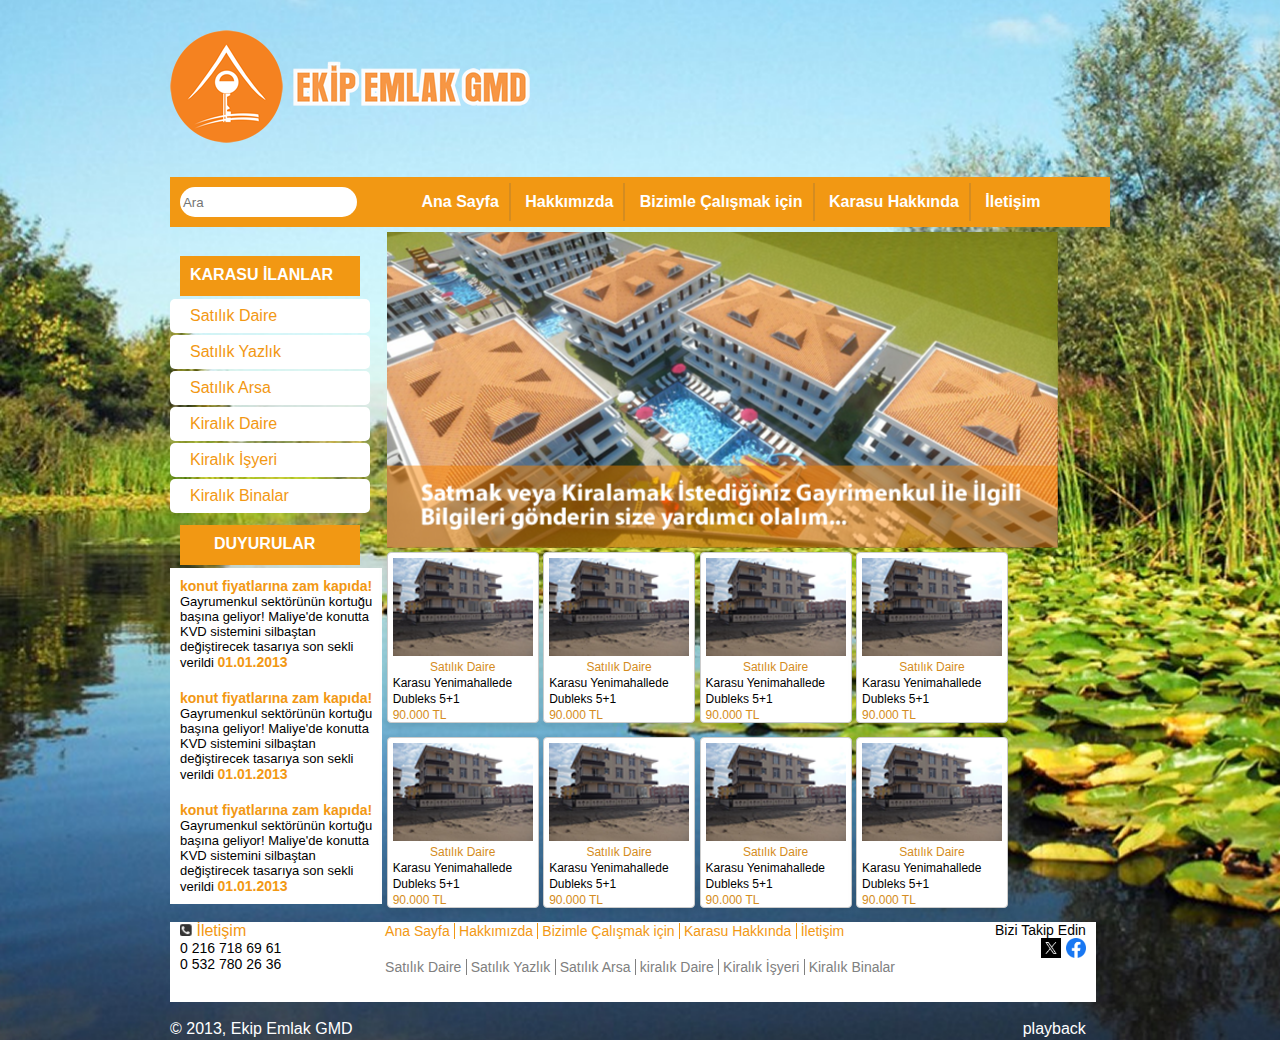
<file: emlak_site/index.html>
<!DOCTYPE html>
<html lang="tr">

<head>
    <meta charset="UTF-8">
    <meta name="viewport" content="width=device-width, initial-scale=1.0">
    <title>Emlak GMD</title>
    <link rel="stylesheet" href="assets/css/style.css">
</head>

<body>
    <div class="container">
        <header class="head">
            <div class="logo"><img src="upload/img/logo.png"></div>
            <nav class="Maun-menu">
                <ul>
                    <li><input type="text" name="Ara" id="input" placeholder=" Ara"></li>
                    <li><a href="#">Ana Sayfa</a></li>
                    <li><a href="#">Hakkımızda</a></li>
                    <li><a href="#">Bizimle Çalışmak için</a></li>
                    <li><a href="#">Karasu Hakkında</a></li>
                    <li><a href="#">İletişim</a></li>
                </ul>
            </nav>
        </header>
        <section class="center">
            <div class="center-left">
                <div class="center-left-up">
                    <div class="center-left-up-header">
                        <p>KARASU İLANLAR</p>
                    </div>
                    <nav class="center-left-up-menu">
                        <ul>
                            <li><a href="#">Satılık Daire</a></li>
                            <li><a href="#">Satılık Yazlık</a></li>
                            <li><a href="#">Satılık Arsa</a></li>
                            <li><a href="#">Kiralık Daire</a></li>
                            <li><a href="#">Kiralık İşyeri</a></li>
                            <li><a href="#">Kiralık Binalar</a></li>
                        </ul>
                    </nav>
                </div>
                <div class="center-left-bottom">
                    <div class="center-left-bottom-heder">
                        <p>DUYURULAR</p>
                    </div>
                    <div class="center-left-bottom-text">
                        <div class="center-left-bottom-text-1">
                            <p><span>konut fiyatlarına zam kapıda!</span><br>
                                Gayrumenkul sektörünün kortuğu<br>
                                başına geliyor! Maliye'de konutta <br>
                                KVD sistemini silbaştan<br>
                                değiştirecek tasarıya son sekli <br>
                                verildi
                                <span>01.01.2013</span>
                            </p>

                        </div>
                        <div class="center-left-bottom-text-2">
                            <p><span>konut fiyatlarına zam kapıda!</span><br>
                                Gayrumenkul sektörünün kortuğu<br>
                                başına geliyor! Maliye'de konutta <br>
                                KVD sistemini silbaştan<br>
                                değiştirecek tasarıya son sekli <br>
                                verildi
                                <span>01.01.2013</span>
                            </p>
                        </div>
                        <div class="center-left-bottom-text-3">
                            <p><span>konut fiyatlarına zam kapıda!</span><br>
                                Gayrumenkul sektörünün kortuğu<br>
                                başına geliyor! Maliye'de konutta <br>
                                KVD sistemini silbaştan<br>
                                değiştirecek tasarıya son sekli <br>
                                verildi
                                <span>01.01.2013</span>
                            </p><br><br>
                        </div>
                    </div>
                </div>
            </div>
            <div class="center-right">
                <div class="center-right-up">
                    <img src="upload/img/bigimg.png" alt="Satmak veya kiralamak istediğinzide yardımcı olalım">
                </div>
                <div class="card">
                    <img src="upload/img/ev1.png" alt="Resim Açıklaması">
                    <div class="content">
                        Satılık Daire
                    </div>
                    <div class="content2">
                        Karasu Yenimahallede Dubleks 5+1
                    </div>
                    <div class="content3">
                        90.000 TL
                    </div>
                </div>
                <div class="card">
                    <img src="upload/img/ev1.png" alt="Resim Açıklaması">
                    <div class="content">
                        Satılık Daire
                    </div>
                    <div class="content2">
                        Karasu Yenimahallede Dubleks 5+1
                    </div>
                    <div class="content3">
                        90.000 TL
                    </div>
                </div>
                <div class="card">
                    <img src="upload/img/ev1.png" alt="Resim Açıklaması">
                    <div class="content">
                        Satılık Daire
                    </div>
                    <div class="content2">
                        Karasu Yenimahallede Dubleks 5+1
                    </div>
                    <div class="content3">
                        90.000 TL
                    </div>
                </div> 
                 <div class="card">
                    <img src="upload/img/ev1.png" alt="Resim Açıklaması">
                    <div class="content">
                        Satılık Daire
                    </div>
                    <div class="content2">
                        Karasu Yenimahallede Dubleks 5+1
                    </div>
                    <div class="content3">
                        90.000 TL
                    </div>
                </div><br>
                <div class="card">
                    <img src="upload/img/ev1.png" alt="Resim Açıklaması">
                    <div class="content">
                        Satılık Daire
                    </div>
                    <div class="content2">
                        Karasu Yenimahallede Dubleks 5+1
                    </div>
                    <div class="content3">
                        90.000 TL
                    </div>
                </div>
                <div class="card">
                    <img src="upload/img/ev1.png" alt="Resim Açıklaması">
                    <div class="content">
                        Satılık Daire
                    </div>
                    <div class="content2">
                        Karasu Yenimahallede Dubleks 5+1
                    </div>
                    <div class="content3">
                        90.000 TL
                    </div>
                </div>
                <div class="card">
                    <img src="upload/img/ev1.png" alt="Resim Açıklaması">
                    <div class="content">
                        Satılık Daire
                    </div>
                    <div class="content2">
                        Karasu Yenimahallede Dubleks 5+1
                    </div>
                    <div class="content3">
                        90.000 TL
                    </div>
                </div>
                <div class="card">
                    <img src="upload/img/ev1.png" alt="Resim Açıklaması">
                    <div class="content">
                        Satılık Daire
                    </div>
                    <div class="content2">
                        Karasu Yenimahallede Dubleks 5+1
                    </div>
                    <div class="content3">
                        90.000 TL
                    </div>
                </div>
                
                
                
                
                

            </div><br>
        </section>
        <footer class="foot">
            <div class="foot-menu">
                <div class="float foot-menu-1">
                    <img src="upload/img/fax.png" alt="iletişim Logo">
                    <p>İletişim</p>
                    <p>0 216 718 69 61</p>
                    <p>0 532 780 26 36</p>
                </div>
                <nav class="float foot-menu-2">
                    <ul>
                        <li><a href="#">&nbsp;Ana Sayfa</a></li>
                        <li><a href="#">&nbsp;Hakkımızda</a></li>
                        <li><a href="#">&nbsp;Bizimle Çalışmak için</a></li>
                        <li><a href="#">&nbsp;Karasu Hakkında</a></li>
                        <li><a href="#">&nbsp;İletişim</a></li>
                    </ul><br>
                    <ul class="foot-list-2">
                        <li><a href="#">&nbsp;Satılık Daire</a></li>
                        <li><a href="#">&nbsp;Satılık Yazlık</a></li>
                        <li><a href="#">&nbsp;Satılık Arsa</a></li>
                        <li><a href="#">&nbsp;kiralık Daire</a></li>
                        <li><a href="#">&nbsp;Kiralık İşyeri</a></li>
                        <li><a href="#">&nbsp;Kiralık Binalar</a></li>
                    </ul>
                </nav>
                <div class="float foot-menu-3">
                    <p>Bizi Takip Edin</p>
                    <img src="upload/img/facebook.png" alt="facebook" title="facebook">
                    <img src="upload/img/twitter.png" alt="twitter" title="twitter">
                </div>
                <div class="clear"></div>
            </div><br>
            <div class="foot-foot">
                <p>&copy; 2013, Ekip Emlak GMD<span>playback</span></p>
            </div>
        </footer>
    </div>
</body>

</html>
</file>
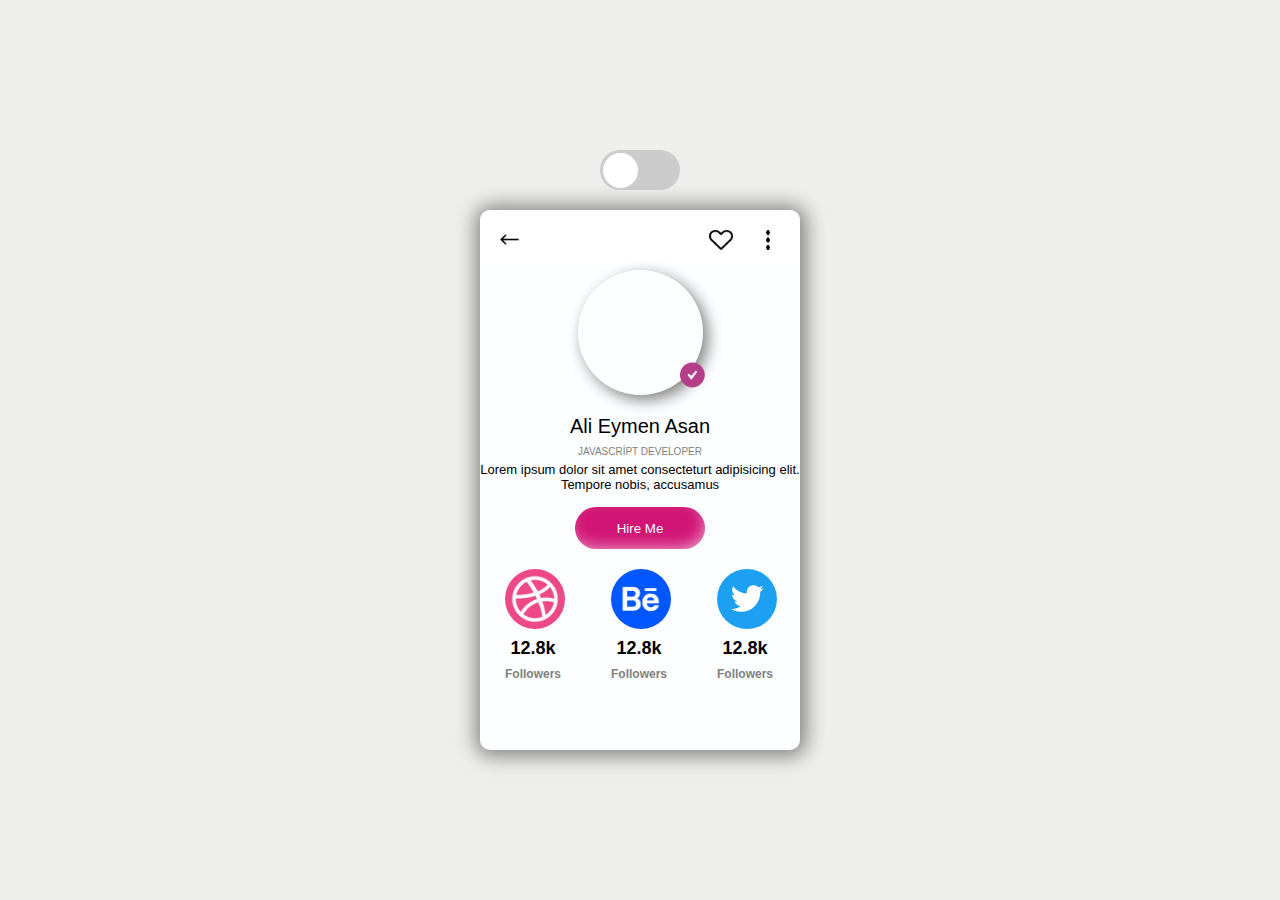
<file: kisi/index.html>
<!DOCTYPE html>
<html lang="en">
<head>
    <meta charset="UTF-8">
    <meta name="viewport" content="width=device-width, initial-scale=1.0">
    <title>KisiKarti</title>
    <link rel="stylesheet" href="assest/css/style.css">
</head>
<body>
    <div class="container">
        <div class="temadegis">
        <div id="kutu" href="#"></div>
        </div>
        <div class="kartprofil">
            <div class="kart-ust">
                <a href="#"><img id="ok" src="upload/img/ok.png" alt="ok" height="25px" width="25px"></a>
                <a href="#"><img id="kalp" src="upload/img/kalp.png" alt="ok" height="20px" width="24px"></a>
                <a href="#"><img id="nokta" src="upload/img/nokta.png" alt="ok" height="20px" width="24px"></a>
            </div>
            <div class="kart-orta">
                <div class="orta-img">
                    <div class="imgp">
                        <img src="upload/img/onay.png" alt="" height="30px" width="30px">
                    </div>
                    <div class="yazilar">
                        <h1>Ali Eymen Asan</h1>
                        <h2>JAVASCRİPT DEVELOPER</h2>
                        <h3>Lorem ipsum dolor sit amet consecteturt adipisicing elit. Tempore nobis, accusamus</h3>
                    </div>
                    <div class="buton">
                        <button>Hire Me</button>
                    </div>
                    <div class="kart-alt">
                        <div class="alt-1">
                            <img src="upload/img/dribbble_124037.png" height="60px" width="60px">
                            <h1>12.8k</h1>
                            <h2>Followers</h2>
                            </div>
                            <div class="alt-1">
                                <img  src="upload/img/logojpg.jpg" height="60px" width="60px" >
                                <h1>12.8k</h1>
                                <h2>Followers</h2>
                            </div>
                            <div class="alt-1">
                                <img src="upload/img/tiwitter.png" height="60px" width="60px">                  
                                <h1>12.8k</h1>
                                <h2>Followers</h2>
                            </div>
                    </div>
                </div>
            </div>

        </div>
        <div class="kartprofil kartprofil1">
            <div class="kart-ust" id="kart-ust1">
                <a href="#"><img id="ok" src="upload/img/ok1.png" alt="ok" height="25px" width="25px"></a>
                <a href="#"><img id="kalp" src="upload/img/kalp1.png" alt="ok" height="20px" width="24px"></a>
                <a href="#"><img id="nokta" src="upload/img/nokta1.png" alt="ok" height="20px" width="24px"></a>
            </div>
            <div class="kart-orta">
                <div class="orta-img">
                    <div class="imgp">
                        <img src="upload/img/onay.png" alt="" height="30px" width="30px">
                    </div>
                    <div class="yazilar1">
                        <h1>Ali Eymen Asan</h1>
                        <h2>JAVASCRİPT DEVELOPER</h2>
                        <h3>Lorem ipsum dolor sit amet consecteturt adipisicing elit. Tempore nobis, accusamus</h3>
                    </div>
                    <div class="buton">
                        <button>Hire Me</button>
                    </div>
                    <div class="kart-alt kart-alt1">
                        <div class="alt-1">
                        <img src="upload/img/dribbble_124037.png" height="60px" width="60px">
                        <h1>12.8k</h1>
                        <h2>Followers</h2>
                        </div>
                        <div class="alt-1">
                            <img  src="upload/img/logojpg.jpg" height="60px" width="60px" >
                            <h1>12.8k</h1>
                            <h2>Followers</h2>
                        </div>
                        <div class="alt-1">
                            <img src="upload/img/tiwitter.png" height="60px" width="60px">                  
                            <h1>12.8k</h1>
                            <h2>Followers</h2>
                        </div>                                      
                    </div>
            </div>
            </div>
            
        </div>
    </div>    
    <script src="assest/script/script.js"></script>
</body>
</html>
</file>
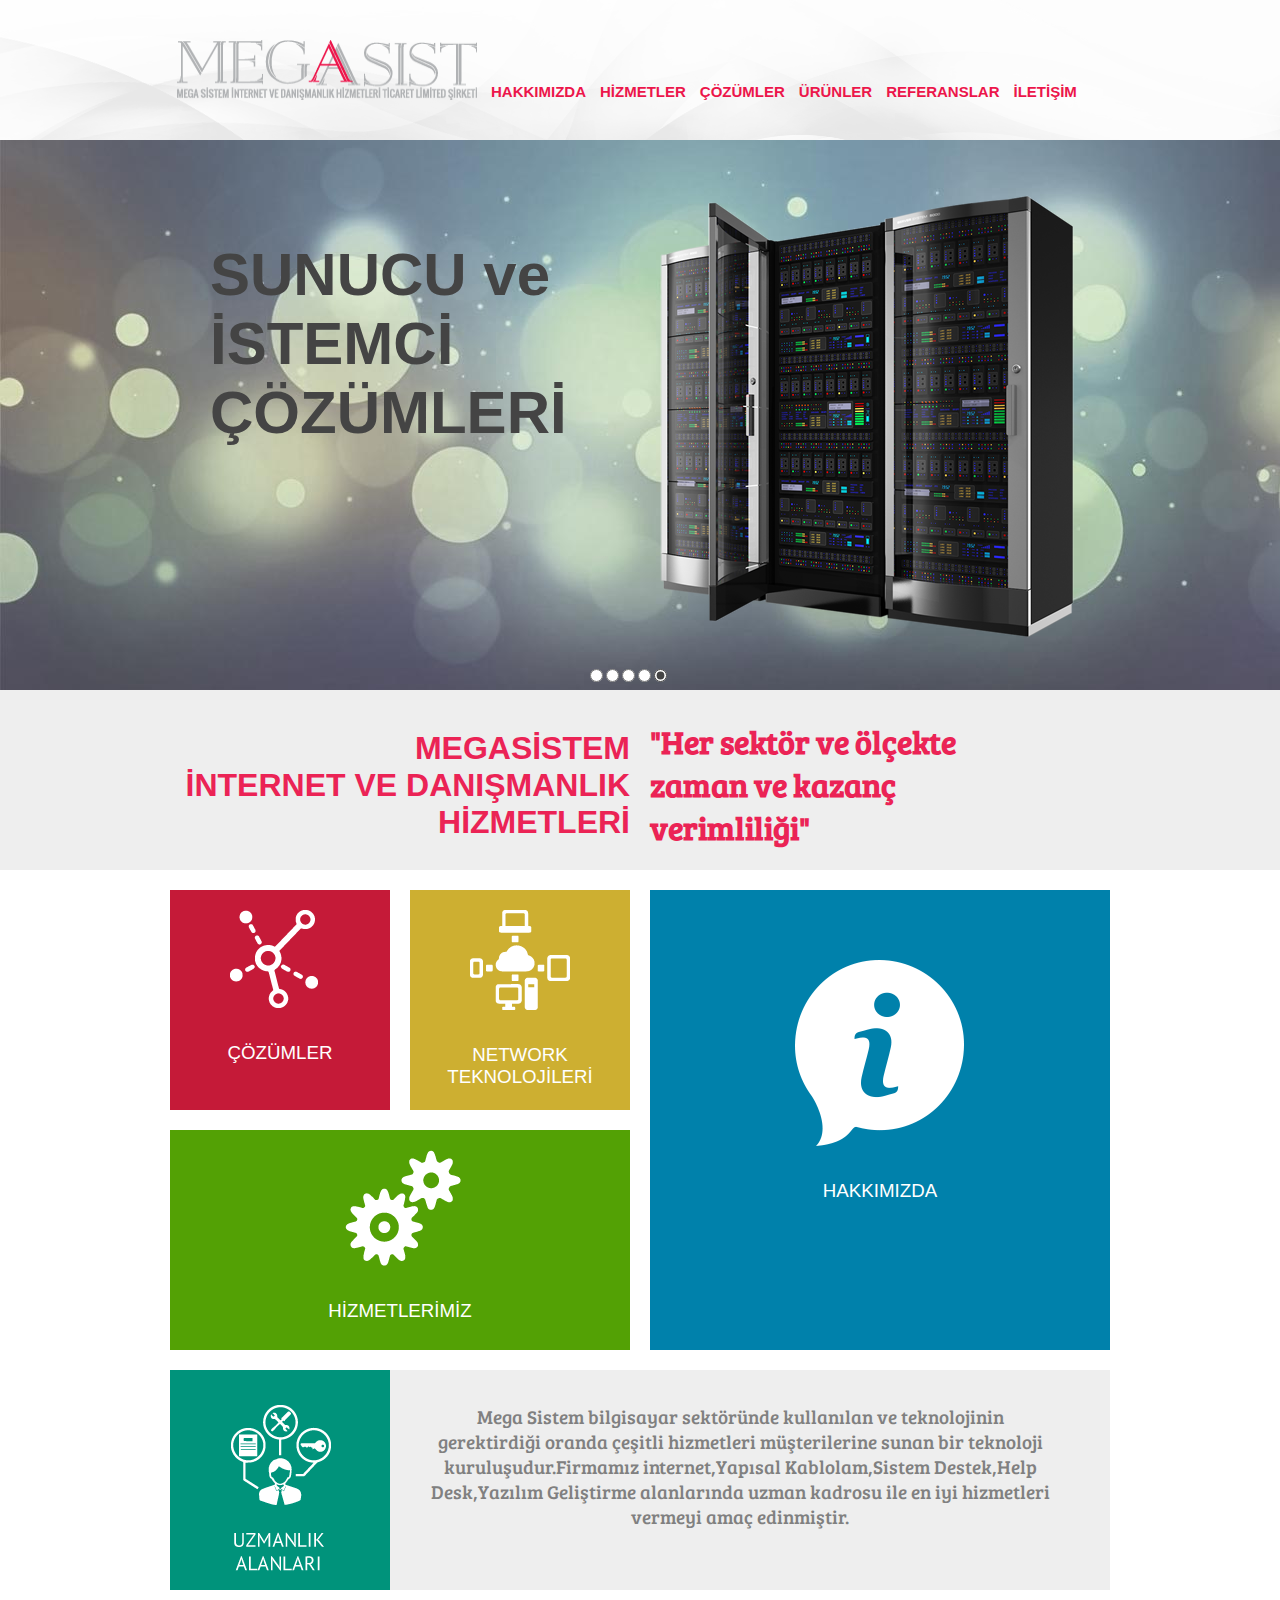
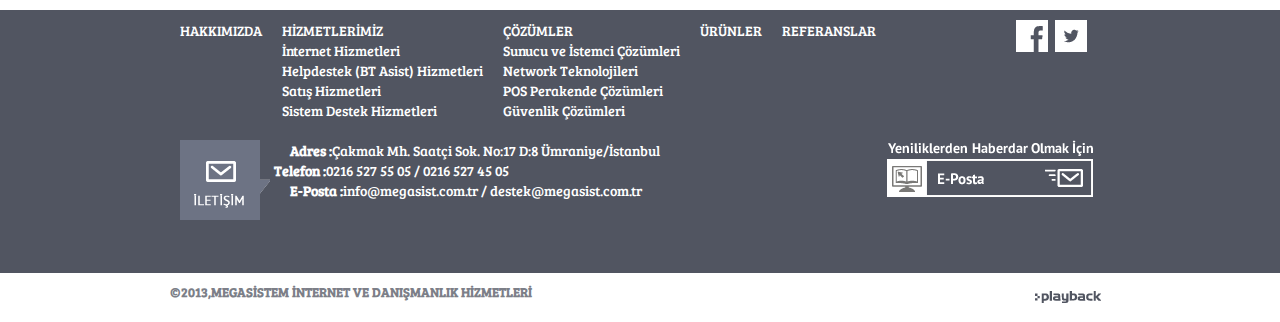
<file: megasist/index.html>
<!DOCTYPE html>
<html lang="en">
<head>
    <meta charset="UTF-8">
    <meta name="viewport" content="width=device-width, initial-scale=1.0">
    <title>megasist</title>
    <link rel="stylesheet" href="assets/css/style.css">
</head>
<body>
    <div class="ust">
        <header class="header">
            <div class="menu">
                <ul class="nav">
                    <li><a href="index.html"><img src="upload/img/png/logo.png" alt="logo" ></a></li>
                    <li class="menu-a"><a href="hakkimizda.html">HAKKIMIZDA</a></li>
                    <li class="menu-a"><a href="hizmetlerimiz.html">HİZMETLER</a></li>
                    <li class="menu-a"><a href="cozumler.html">ÇÖZÜMLER</a></li>
                    <li class="menu-a"><a href="urun.html">ÜRÜNLER</a></li>
                    <li class="menu-a"><a href="referanslar.html">REFERANSLAR</a></li>
                    <li class="menu-a"><a href="iletisim.html">İLETİŞİM</a></li>
                    <li class="clear"></li>
                </ul>
            </div>
        </header>
    </div>
    <div class="govde">
       <div class="slider">
         <div class="slider-top">
            <div class="sliderl">
            <h1>
                SUNUCU ve <br>
                İSTEMCİ <br>
                ÇÖZÜMLERİ
            </h1>
          </div>
          <div class="sliderr">
            <img src="upload/img/png/slider-image.png" alt="slider-img">
          </div>
          <div class="sliderb">
            <div class="slider-input">
               <input type="radio" checked="checked" name="radio" id="radio">
                <input type="radio" checked="checked" name="radio" id="radio">
                <input type="radio" checked="checked" name="radio" id="radio">
                <input type="radio" checked="checked" name="radio" id="radio">
                <input type="radio" checked="checked" name="radio" id="radio"> 
            </div> 
          </div>     
         </div>       
       </div>
       <div class="slider-bottom">
            <div class="slider-bottom-main">
                 <div class="slider-bottomr">
               <h1>
                "Her sektör ve ölçekte<br>
                zaman ve kazanç<br>
                verimliliği"    
               </h1> 
            </div>   
            <div class="slider-bottoml">
                <h1>MEGASİSTEM<br>        
                İNTERNET VE DANIŞMANLIK<br>        
                HİZMETLERİ                        
               </h1>
            </div>
            </div>                     
        </div> 
       <div class="box">
         <div class="kutu1">
            <img src="upload/img/png/kutu1.png" alt="kutu1">
            <h3>ÇÖZÜMLER</h3>
         </div>
         <div class="kutu2">
            <img src="upload/img/png/kutu2.png" alt="kutu2">
            <h3>NETWORK TEKNOLOJİLERİ</h3>
         </div>
         <div class="kutu3">
            <img src="upload/img/png/kutu3.png" alt="kutu3">
            <h3>HAKKIMIZDA</h3>
         </div>
         <div class="kutu4" id="yanindaki">
            <img src="upload/img/png/kutu4.png" alt="kutu4">
            <h3>HİZMETLERİMİZ</h3>
         </div>
         <div class="clear">
            
         </div>
         <div class="kutu5">
                <img src="upload/img/png/kutu5.png" alt="kutu5">
                <h3>Mega Sistem bilgisayar sektöründe kullanılan ve teknolojinin<br>
                gerektirdiği oranda çeşitli hizmetleri müşterilerine sunan bir teknoloji<br>
            kuruluşudur.Firmamız internet,Yapısal Kablolam,Sistem Destek,Help<br> Desk,Yazılım Geliştirme alanlarında uzman kadrosu ile en iyi hizmetleri<br>
        vermeyi amaç edinmiştir.</h3>
         </div>
       </div>
    </div>
    <div class="alt">
        <footer class="foot">
            <div class="container">
                 <ul id="ilk-ul">
                    <li><a href="#">HAKKIMIZDA</a></li>
            
            
                    <li><a href="#">HİZMETLERİMİZ</a>
                     <ul id="hiz">
                         <li><a href="#">İnternet Hizmetleri</a></li>
                         <li><a href="#">Helpdestek (BT Asist) Hizmetleri</a></li>
                         <li><a href="#">Satış Hizmetleri</a></li>
                         <li><a href="#">Sistem Destek Hizmetleri</a></li>
                         <li></li>
                     </ul>
                    </li>
                    
          
                
        
                    <li><a href="#">ÇÖZÜMLER</a>
                    <ul id="coz">
                        <li><a href="#">Sunucu ve İstemci Çözümleri</a></li>
                        <li><a href="#">Network Teknolojileri</a></li>
                        <li><a href="#">POS Perakende Çözümleri</a></li>
                        <li><a href="#">Güvenlik Çözümleri</a></li>
                        <li></li> 
                    </ul>
                    </li>
                    
                    <li><a href="#">ÜRÜNLER</a></li>

                    <li><a href="#">REFERANSLAR</a></li>

                    <li id="facetw"><a href="https://www.facebook.com" target="_blank"><img src="upload/img/png/facebok-twitter.png" alt="facebok twitter"></a></li>
                    <li></li>
                 </ul>
                 <ul id="fot-al">
                    <li><a href="mailto:someone@example.com" target="_blank"><img src="upload/img/png/footimagel1.png" alt="foot image"></a></li>
                    <li><a href="#"><b>Adres :</b>Çakmak Mh. Saatçi Sok. No:17 D:8 Ümraniye/İstanbul</a></li>
                    <li id="tel"><a href="#"><b>Telefon :</b>0216 527 55 05 / 0216 527 45 05</a></li>
                    <li><a href="#"><b>E-Posta :</b>info@megasist.com.tr / destek@megasist.com.tr</a></li>
                    <li id="fote-img"><a href="#"><img src="upload/img/png/footer-imager1.png" alt="footer image"></a></li>
                    <li></li>
                </ul>
            </div> 
        </footer>
        <div class="footer-alt">
            <h5>©2013,MEGASİSTEM İNTERNET VE DANIŞMANLIK HİZMETLERİ</h5>
            <img src="upload/img/png/footer-logo-playback.png" alt="playback">
        </div>
    </div>
</body>
</html>
</file>
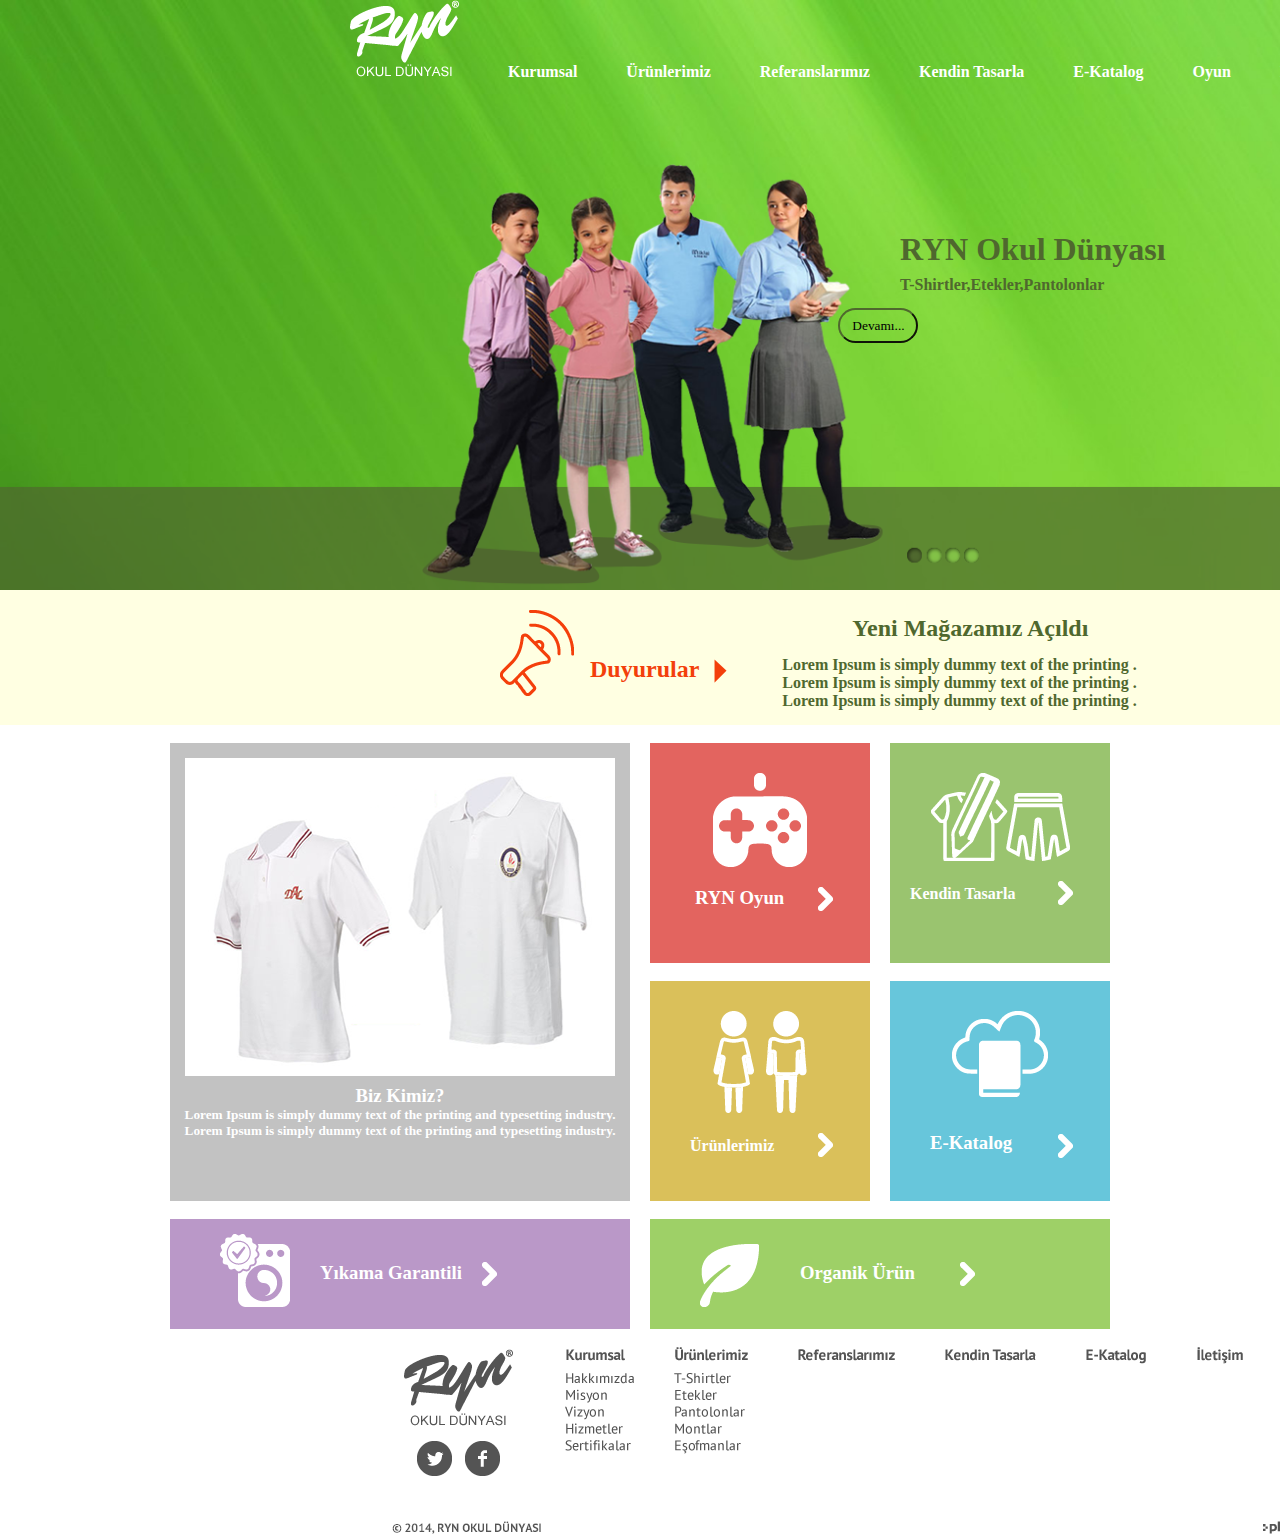
<file: ryn/index.html>
<!DOCTYPE html>
<html lang="tr">
<head>
    <meta charset="UTF-8">
    <meta name="viewport" content="width=device-width, initial-scale=1.0">
    <title>RYN Alışveriş Online Mağazası</title>
    <link rel="stylesheet" href="assets/css/style.css">
</head>
<body>
<div class="container">
 
    
    <header class="head">
        <ul>
            <li class="logo"><img src="upload/png/logo.png" alt="logo"></li>
            <li ><a href="#">Kurumsal</a></li>
            <li><a href="#">Ürünlerimiz</a></li>
            <li><a href="#">Referanslarımız</a></li>
            <li><a href="#">Kendin Tasarla</a></li>
            <li><a href="#">E-Katalog</a></li>
            <li><a href="#">Oyun</a></li>
            <li><a href="#">İletişim</a></li>

        </ul>
        <div class="banner-text">
            <h1>RYN Okul Dünyası</h1>
            <h4>T-Shirtler,Etekler,Pantolonlar</h4>
            <input type="button" value="Devamı..." >
        </div>
    </header>
    <section class="container">
        <div class="duyurular">
            <img src="upload/png/Duyurulogo.png" alt="">
            <h2 id="duyuru-text">Duyurular</h2>
            <img id="img2" src="upload/png/Line.png" alt="">
            <h2 id="text-2">Yeni Mağazamız Açıldı</h2>
            <h4 id="text-3">Lorem Ipsum is simply dummy text of the printing .<br>
                Lorem Ipsum is simply dummy text of the printing .<br>
                Lorem Ipsum is simply dummy text of the printing .
            </h4>
        </div>
        <div class="duyuru-alt">
            <div class="kutu-1">
                <img src="upload/png/kutu1.png" alt="">
                <h3>
                    Biz Kimiz?
                </h3>
                <h5>
                    Lorem Ipsum is simply dummy text of the printing and typesetting industry.<br>
                    Lorem Ipsum is simply dummy text of the printing and typesetting industry.
                </h5>
            </div>
            <div class="kutu-2">
                <img src="upload/png/kutu2-nesne.png" alt="">
                <h3 id="oyun-text">RYN Oyun</h3>
                <img src="upload/png/oknesne.png" alt="">
            </div>
            <div class="kutu-3">
                <img src="upload/png/kutu3.png" alt="">
                <h4 id="kutu-text">Kendin Tasarla</h4>
                <img src="upload/png/oknesne.png" alt="">
            </div>
            <div class="kutu-4">
                <img src="upload/png/kutu4.png" alt="">
                <h4 id="urunler">Ürünlerimiz</h4>
                <img src="upload/png/oknesne.png" alt="">
            </div>
            <div class="kutu-5">
                <img src="upload/png/kutu5.png" alt="">
                <h3 id="katalog">E-Katalog</h3>
                <img src="upload/png/oknesne.png" alt="">
            </div>
            <div class="kutu-6">
                <img src="upload/png/kutu6.png" alt="">
                <h3 id="kutu6-text">Yıkama Garantili</h3>
                <img src="upload/png/oknesne.png" alt="">
            </div>
            <div class="kutu-7">
                <img src="upload/png/kutu7.png" alt="">
                <h3 id="kutu7-text">Organik Ürün</h3>
                <img src="upload/png/oknesne.png" alt="">
            </div>
        </div>
    </section>
    <footer class="footer">
        <img src="upload/png/footer.png" alt="">
    </footer>

</div>
</body>
</html>
</file>
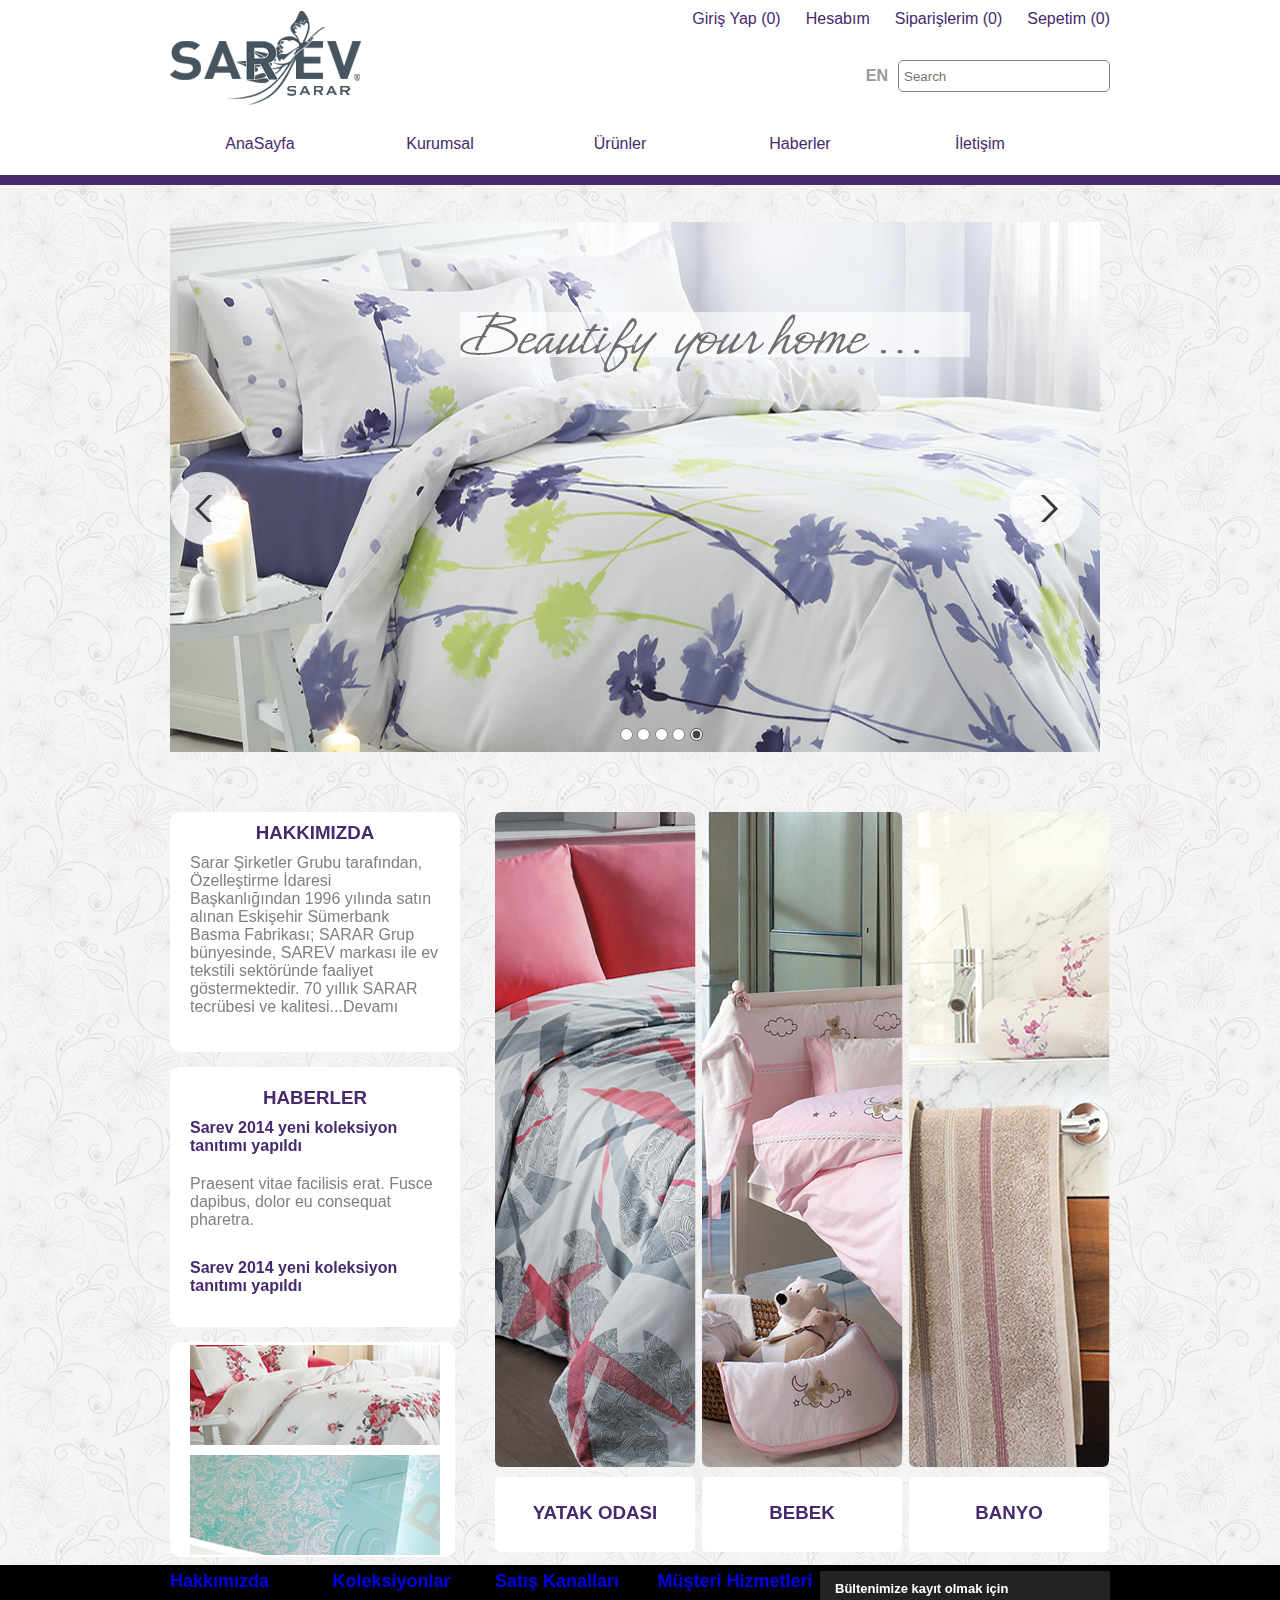
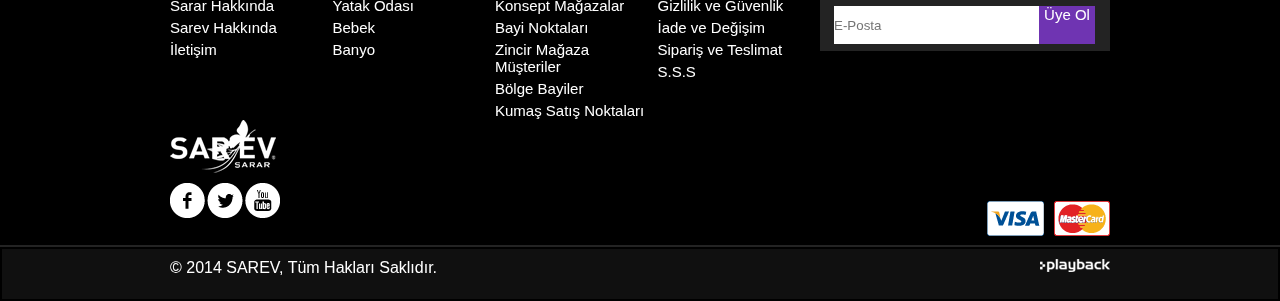
<file: sarev/index.html>
<!DOCTYPE html>
<html lang="en">
<head>
    <meta charset="UTF-8">
    <meta name="viewport" content="width=device-width, initial-scale=1.0">
    <title>Sarev</title>
    <link rel="stylesheet" href="assets/css/style.css">
</head>
<body>
    <header class="header">
        <div class="head-top">
            <div class="head">
                <div class="nav">
                    <div class="nav-left">
                        <a href="#"><img src="upload/img/logo.png" alt="logo"></a>
                    </div>
                    <div class="nav-right">
                        <ul>
                            <a href="#"><li>Sepetim (0)</li></a>
                            <a href="#"><li>Siparişlerim (0)</li></a>
                            <a href="#"><li>Hesabım</li></a>
                            <a href="#"><li>Giriş Yap (0)</li></a>
                        </ul>      
                        <input type="text" placeholder="Search">
                        <h4><b>EN</b></h4>
                    </div>
                </div>
                <div class="pages">
                    <ul>
                       <a href="#"> <li>AnaSayfa</li></a>
                       <a href="#"> <li>Kurumsal</li></a>
                        <a href="#"><li>Ürünler</li></a>
                       <a href="#" ><li>Haberler</li></a>
                       <a href="#"> <li>İletişim</li></a>
                    </ul>
                </div>
            </div>
        </div>
        <div class="head-bottom"></div>
    </header>
    <div class="container">
        <div class="con-top">
            <div class="con-slider">
                <div class="left-button">
                <a href="#"><img src="upload/img/slider-button.png" alt=""></a>
                </div>
                <div class="slider-text">
                    <img src="upload/img/slider-text.png" alt="">
                </div>
                <div class="right-button">
                <a href="#"><img src="upload/img/slider-button-r.png" alt=""></a>
                </div>
                <div class="radio-btn">
                    <input type="radio" checked="checked" name="radio" id="radio">
                    <input type="radio" checked="checked" name="radio" id="radio">
                    <input type="radio" checked="checked" name="radio" id="radio">
                    <input type="radio" checked="checked" name="radio" id="radio">
                    <input type="radio" checked="checked" name="radio" id="radio"> 
                </div>
            </div>
        </div>
        <div class="con-bottom">
            <div class="con-bottom-left">
                <div class="con-bottom-hak">
                    <h3>HAKKIMIZDA</h3>
                    <p>
                        Sarar Şirketler Grubu tarafından,
                        Özelleştirme İdaresi Başkanlığından
                         1996 yılında satın alınan Eskişehir
                          Sümerbank Basma Fabrikası; SARAR
                         Grup bünyesinde, SAREV markası ile
                         ev tekstili sektöründe faaliyet
                        göstermektedir.  70 yıllık SARAR
                         tecrübesi ve kalitesi...Devamı
                    </p>
                </div>
                <div class="con-bottom-hab">
                    <h3>HABERLER</h3>
                    <p id="hab-text">
                        Sarev 2014 yeni koleksiyon<br>
                         tanıtımı yapıldı
                    </p>
                    <p id="hab-text1">
                        Praesent vitae facilisis erat. Fusce<br>
                         dapibus, dolor eu consequat<br>
                          pharetra.
                    </p>
                    <p id="hab-text">
                        Sarev 2014 yeni koleksiyon<br>
                         tanıtımı yapıldı
                    </p>
                    <p id="hab-text">
                        Sarev 2014 yeni koleksiyon<br>
                         tanıtımı yapıldı
                    </p>
                    <p id="hab-text1">
                        Praesent vitae facilisis erat. Fusce<br>
                        dapibus, dolor eu consequat<br>
                         pharetra.
                    </p>
                    <p id="hab-text">
                        Sarev 2014 yeni koleksiyon<br>
                         tanıtımı yapıldı
                    </p>
                </div>
                <div class="con-bottom-katalog">
                    <div class="katalog-top"><img src="upload/img/katalog-top.png" alt="" height="100px">
                        <!-- #region<div class="katalog-text"><p>EXCLUSİVE</p></div>
                        <div class="katalog-text1"><p>SERİSİ</p></div>-->
                    </div>
                    <div class="katalog-bottom"><img src="upload/img/katalog-bottom.png" height="100px">
                         <!-- #region <div class="katalog-text"><p>ONLİNE</p></div>
                      <div class="katalog-text1"><p>KATALOG</p></div> -->
                    </div>
                </div>
            </div>
            <div class="con-bottom-right">
                <div class="con-bottom-right-first">
                    <img src="upload/img/first-right.png" alt="">
                </div>
                <div class="con-bottom-right-first cbrt">
                    <img src="upload/img/second-right.png" alt="">
                </div>
                <div class="con-bottom-right-first">
                    <img src="upload/img/third-right.png" alt="">
                </div>
                <div class="con-bottom-right-bottom">
                    <h3>YATAK ODASI</h3>
                </div>
                <div class="con-bottom-right-bottom cbrb">
                    <h3>BEBEK</h3>
                </div>
                <div class="con-bottom-right-bottom">
                    <h3>BANYO</h3>
                </div>
            </div>
        </div>
    </div>
    <footer class="footer">
        <div class="footer-top">
            <div class="foot">
                <div class="foot-left-top">
                    <ul><a href="#"><li><h3>Hakkımızda</h3>
                        <ul id="acar">
                             <li><a href="#">Sarar Hakkında</a></li>
                             <li><a href="#">Sarev Hakkında</a></li>
                             <li><a href="#">İletişim</a></li>
                        </ul>
                    </li></a></ul>
                    <ul><a href="#"><li><h3>Koleksiyonlar</h3>
                        <ul id="acar">
                            <li><a href="#">Yatak Odası</a></li>
                             <li><a href="#">Bebek</a></li>
                             <li><a href="#">Banyo</a></li>
                        </ul>
                    </li></a></ul>
                    <ul><a href="#"><li><h3>Satış Kanalları</h3>
                        <ul id="acar">
                            <li><a href="#">Konsept Mağazalar</a></li>
                             <li><a href="#">Bayi Noktaları</a></li>
                             <li><a href="#">Zincir Mağaza Müşteriler</a></li>
                             <li><a href="#">Bölge Bayiler</a></li>
                             <li><a href="#">Kumaş Satış Noktaları</a></li>
                        </ul>
                    </li></a></ul>
                    <ul><a href="#"><li><h3>Müşteri Hizmetleri</h3>
                        <ul id="acar">
                            <li><a href="#">Gizlilik ve Güvenlik</a></li>
                             <li><a href="#">İade ve Değişim</a></li>
                             <li><a href="#">Sipariş ve Teslimat</a></li>
                             <li><a href="#">S.S.S</a></li>
                        </ul>
                    </li></a></ul>
                </div>
                <div class="foot-right-top">
                    <div class="foot-inpt">
                        <h4>Bültenimize kayıt olmak için</h4>
                        <input type="text" placeholder="E-Posta">
                        <li><a href="#">Üye Ol</a></li>
                    </div>
                    <div class="card">
                        <img src="upload/img/master-card.png" alt="mastercard">
                        <img src="upload/img/visa.png" alt="visacard">
                    </div>
                </div>
                <div class="foot-left-bottom">
                    <div class="img-top"><img src="upload/img/sarev-footer.png" alt="logo"></div>
                    <div class="img-bottom"><img src="upload/img/face-twi-you.png" alt=""></div>
                </div>
            </div>
        </div>
        <div class="footer-bottom">
            <div class="footer-bottom-lr">
                <div class="foot-bottom-left">
                    <li>© 2014 SAREV, Tüm Hakları Saklıdır.</li>
                </div>
                <div class="foot-bottom-right">
                    <img src="upload/img/playback.png" alt="blayback">
                </div>
            </div>
        </div>
    </footer>
</body>
</html>
</file>
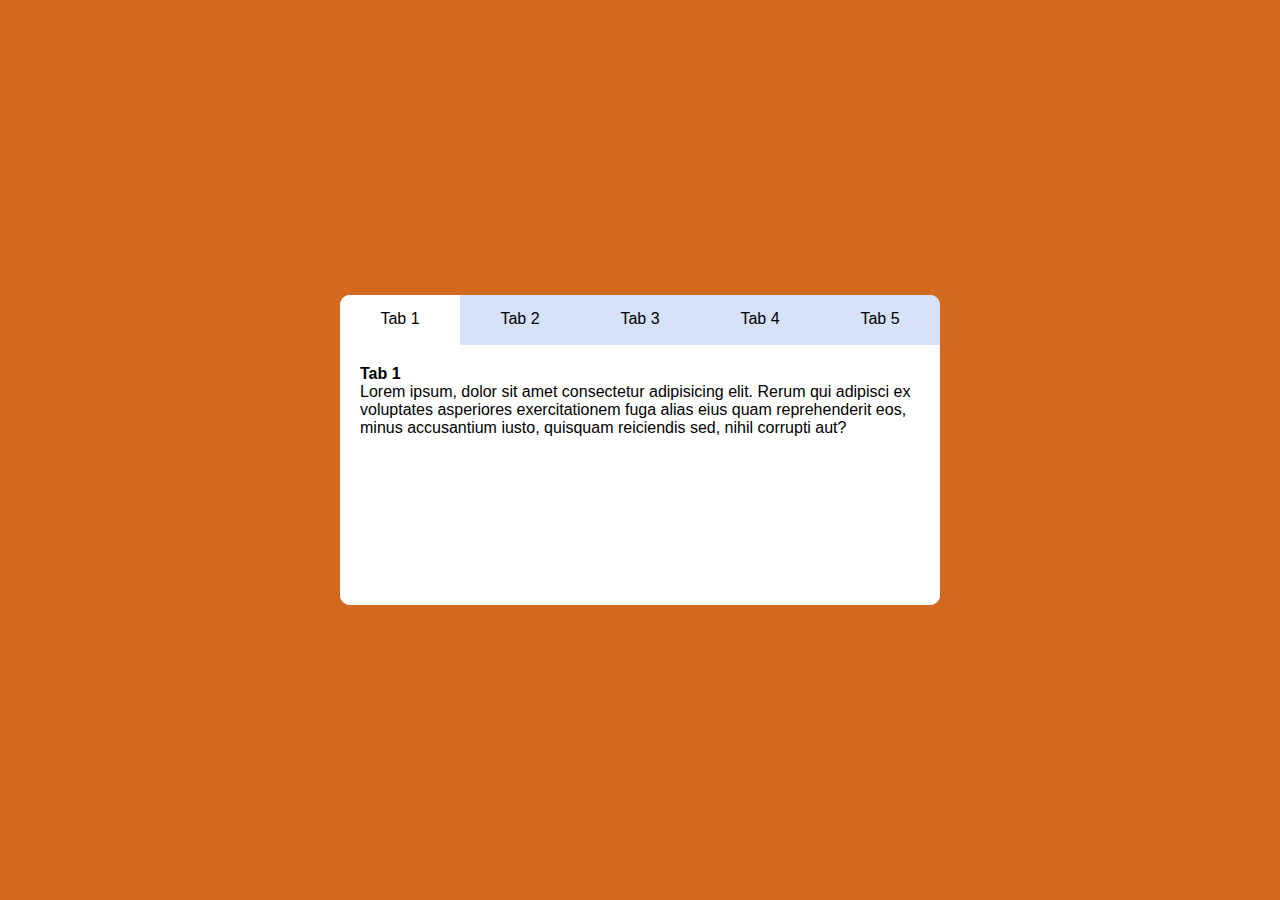
<file: tabs/index.html>
<!DOCTYPE html>
<html lang="en">
<head>
    <meta charset="UTF-8">
    <meta name="viewport" content="width=device-width, initial-scale=1.0">
    <title>Document</title>
    <link rel="stylesheet" href="assets/css/style.css">
</head>
<body>
    <div class="container">
        <div class="tabs">
            <a href="#" onclick="kutu1()"><div class="kutu">Tab 1</div></a>
            <a href="#" onclick="kutu2()"><div class="kutu">Tab 2</div></a>
            <a href="#" onclick="kutu3()"><div class="kutu">Tab 3</div></a>
            <a href="#" onclick="kutu4()"><div class="kutu">Tab 4</div></a>
            <a href="#" onclick="kutu5()"><div class="kutu">Tab 5</div></a>
        </div>
        <div class="bottom1 bottom">
            <p><b>Tab 1</b></p>
            <p>Lorem ipsum, dolor sit amet consectetur adipisicing elit. Rerum qui adipisci ex voluptates asperiores exercitationem fuga alias eius quam reprehenderit eos, minus accusantium iusto, quisquam reiciendis sed, nihil corrupti aut?</p>
        </div>
        <div class="bottom2 bottom">
            <p><b>Tab 2</b></p>
            <p>Lorem ipsum, dolor sit amet consectetur adipisicing elit. Rerum qui adipisci ex voluptates asperiores exercitationem fuga alias eius quam reprehenderit eos, minus accusantium iusto, quisquam reiciendis sed, nihil corrupti aut?</p>
        </div>
        <div class="bottom3 bottom">
            <p><b>Tab 3</b></p>
            <p>Lorem ipsum, dolor sit amet consectetur adipisicing elit. Rerum qui adipisci ex voluptates asperiores exercitationem fuga alias eius quam reprehenderit eos, minus accusantium iusto, quisquam reiciendis sed, nihil corrupti aut?</p>
        </div>
        <div class="bottom4 bottom">
            <p><b>Tab 4</b></p>
            <p>Lorem ipsum, dolor sit amet consectetur adipisicing elit. Rerum qui adipisci ex voluptates asperiores exercitationem fuga alias eius quam reprehenderit eos, minus accusantium iusto, quisquam reiciendis sed, nihil corrupti aut?</p>
        </div>
        <div class="bottom5 bottom">
            <p><b>Tab 5</b></p>
            <p>Lorem ipsum, dolor sit amet consectetur adipisicing elit. Rerum qui adipisci ex voluptates asperiores exercitationem fuga alias eius quam reprehenderit eos, minus accusantium iusto, quisquam reiciendis sed, nihil corrupti aut?</p>
        </div>
    </div>
    <script src="assets/js/script.js"></script>
</body>
</html>
</file>
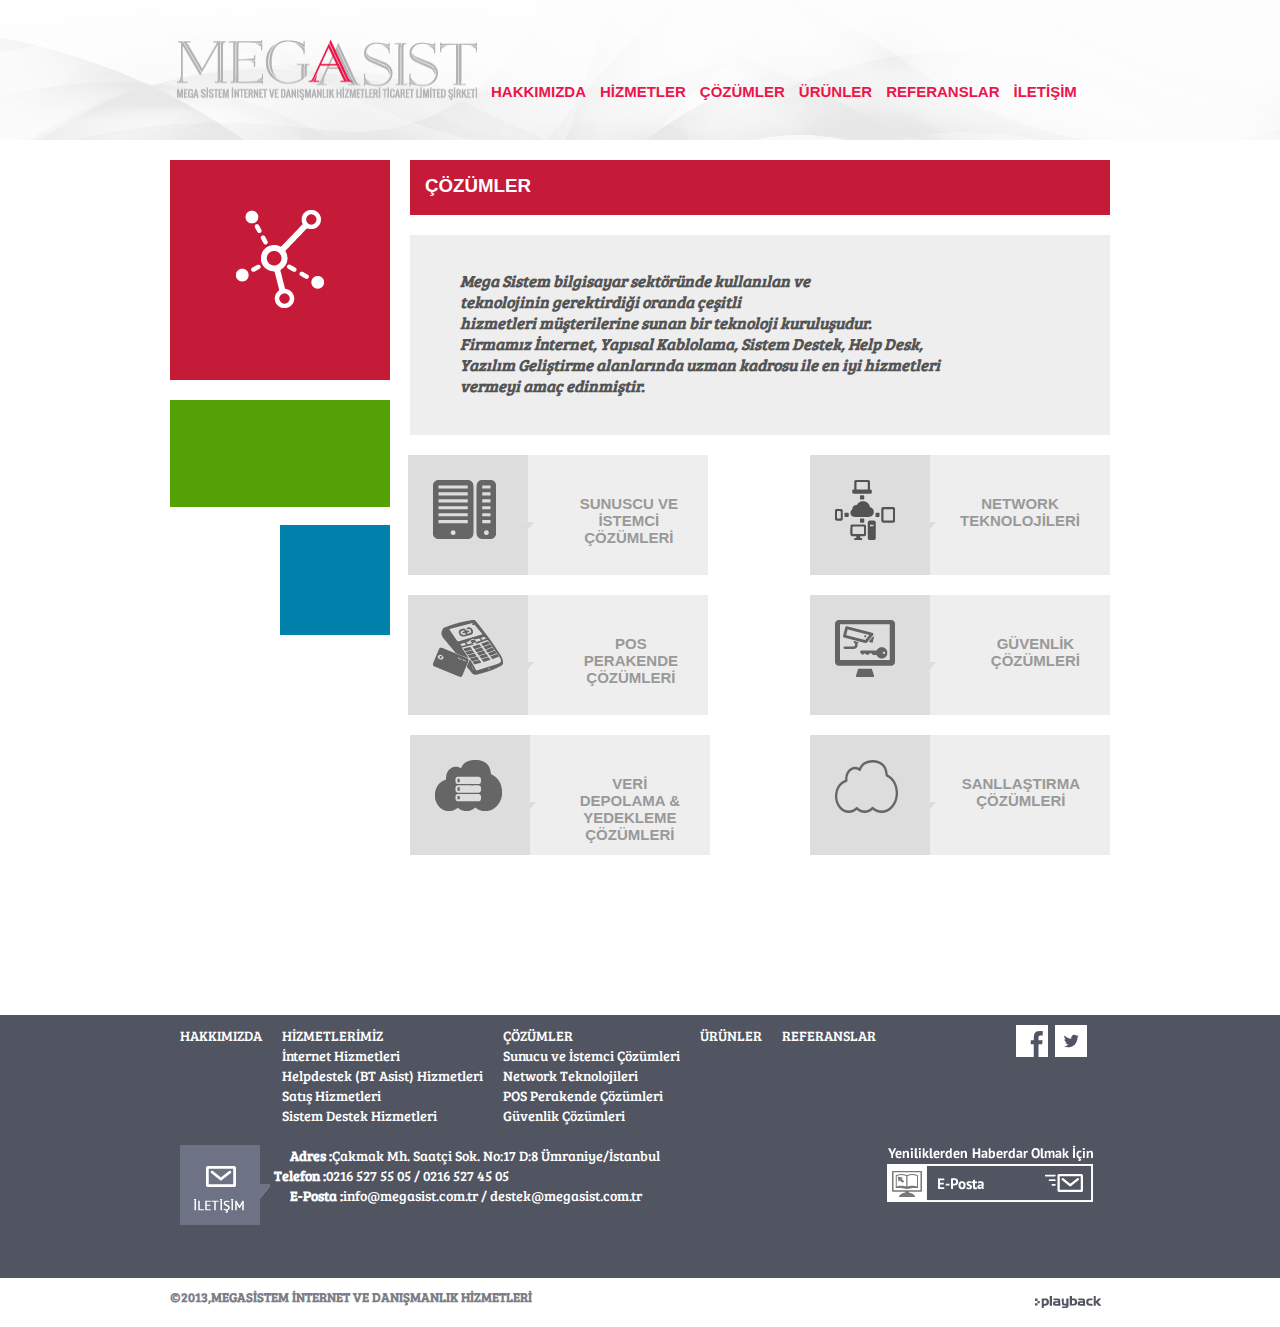
<file: megasist/cozumler.html>
<!DOCTYPE html>
<html lang="en">
<head>
    <meta charset="UTF-8">
    <meta name="viewport" content="width=device-width, initial-scale=1.0">
    <title>megasist</title>
    <link rel="stylesheet" href="assets/css/style.css">
</head>
<body>
    <div class="ust">
        <header class="header">
            <div class="menu">
                <ul class="nav">
                    <li><a href="index.html"><img src="upload/img/png/logo.png" alt="logo" ></a></li>
                    <li class="menu-a"><a href="hakkimizda.html">HAKKIMIZDA</a></li>
                    <li class="menu-a"><a href="hizmetlerimiz.html">HİZMETLER</a></li>
                    <li class="menu-a"><a href="cozumler.html">ÇÖZÜMLER</a></li>
                    <li class="menu-a"><a href="urun.html">ÜRÜNLER</a></li>
                    <li class="menu-a"><a href="referanslar.html">REFERANSLAR</a></li>
                    <li class="menu-a"><a href="iletisim.html">İLETİŞİM</a></li>
                    <li></li>
                </ul>
            </div>
        </header>
    </div>
    <div class="govde-urunler hiz-govde">
      <div class="urun-kutu1 coz-kutu1">
        <img src="upload/img/png/kutu1.png" alt="kutu1">
      </div>
      <div class="urun-kutu2 coz-kutu2">
        <h3>ÇÖZÜMLER</h3>
      </div>
      <div class="urun-kutu3 hiz-kutu3">
        <h4><i>Mega Sistem bilgisayar sektöründe kullanılan ve <br>
            teknolojinin gerektirdiği oranda çeşitli<br> 
            hizmetleri müşterilerine sunan bir teknoloji kuruluşudur. <br>
            Firmamız İnternet, Yapısal Kablolama, Sistem Destek, Help Desk, <br>
            Yazılım Geliştirme alanlarında uzman kadrosu ile en iyi hizmetleri<br> 
            vermeyi amaç edinmiştir.</i></h4>
      </div>
      <div class="urun-kutu4 coz-kutu4">
      </div>
      <a href="cozumlerdetay.html" class="urun-kutu5 hiz-kutu5">
        <div class="hiz-kutui">
          <img src="upload/img/png/çözümler/kutu1.png" alt="urun-img" height="59px" width="63px">
        </div>
        <img src="upload/img/png/hizmetler/kenar.png" alt="tık" class="knr">
        <p>SUNUSCU VE <br>İSTEMCİ<br>ÇÖZÜMLERİ</p>
    </a>
      <div class="urun-kutu6 hiz-kutu6">
        <div class="hiz-kutui2">
          <img src="upload/img/png/çözümler/kutu2.png" alt="urun-img" height="60px" width="60px">
        </div>
        <img src="upload/img/png/hizmetler/kenar.png" alt="tık" class="knr">  
        <p>NETWORK<br>TEKNOLOJİLERİ</p>
      </div>
      <div class="urun-kutu7 coz-kutu7">
      </div>
      <div class="urun-kutu5 hiz-kutu5">
        <div class="hiz-kutui3">
          <img src="upload/img/png/çözümler/kutu3.png" alt="urun-img" height="57px" width="70px">
        </div>   
        <img src="upload/img/png/hizmetler/kenar.png" alt="tık" class="knr">    
        <p>POS<br>PERAKENDE<br>ÇÖZÜMLERİ
        </p>
      </div>
      <div class="urun-kutu6 hiz-kutu6">  
        <div class="hiz-kutui4">
          <img src="upload/img/png/çözümler/kutu4.png" alt="urun-img" height="57px" width="60px">
        </div>
        <img src="upload/img/png/hizmetler/kenar.png" alt="tık" class="knr">
        <p>GÜVENLİK<br>ÇÖZÜMLERİ
        </p>
      </div>
      <div class="urun-kutu5 hiz-kutu5" id="bozuk1">
        <div class="hiz-kutui5">
          <img src="upload/img/png/çözümler/kutu5.png" alt="urun-img" height="51px" width="67px">
        </div>
        <img src="upload/img/png/hizmetler/kenar.png" alt="tık" class="knr">
        <p>VERİ<br> DEPOLAMA &<br> YEDEKLEME<br>ÇÖZÜMLERİ 
        </p>
      </div>
      <div class="urun-kutu6 hiz-kutu6">  
        <div class="hiz-kutui6">
         <img src="upload/img/png/çözümler/kutu6.png" alt="urun-img" height="53px" width="63px">
        </div>
        <img src="upload/img/png/hizmetler/kenar.png" alt="tık" class="knr">
        <p>SANLLAŞTIRMA<br>ÇÖZÜMLERİ
        </p>
      </div>
    </div>
    <div class="alt">
        <footer class="foot">
            <div class="container">
                 <ul id="ilk-ul">
                    <li><a href="#">HAKKIMIZDA</a></li>
            
            
                    <li><a href="#">HİZMETLERİMİZ</a>
                     <ul id="hiz">
                         <li><a href="#">İnternet Hizmetleri</a></li>
                         <li><a href="#">Helpdestek (BT Asist) Hizmetleri</a></li>
                         <li><a href="#">Satış Hizmetleri</a></li>
                         <li><a href="#">Sistem Destek Hizmetleri</a></li>
                         <li></li>
                     </ul>
                    </li>
                    
          
                
        
                    <li><a href="#">ÇÖZÜMLER</a>
                    <ul id="coz">
                        <li><a href="#">Sunucu ve İstemci Çözümleri</a></li>
                        <li><a href="#">Network Teknolojileri</a></li>
                        <li><a href="#">POS Perakende Çözümleri</a></li>
                        <li><a href="#">Güvenlik Çözümleri</a></li>
                        <li></li> 
                    </ul>
                    </li>
                    
                    <li><a href="#">ÜRÜNLER</a></li>

                    <li><a href="#">REFERANSLAR</a></li>

                    <li id="facetw"><a href="https://www.facebook.com" target="_blank"><img src="upload/img/png/facebok-twitter.png" alt="facebok twitter"></a></li>
                    <li></li>
                 </ul>
                 <ul id="fot-al">
                    <li><a href="mailto:someone@example.com" target="_blank"><img src="upload/img/png/footimagel1.png" alt="foot image"></a></li>
                    <li><a href="#"><b>Adres :</b>Çakmak Mh. Saatçi Sok. No:17 D:8 Ümraniye/İstanbul</a></li>
                    <li id="tel"><a href="#"><b>Telefon :</b>0216 527 55 05 / 0216 527 45 05</a></li>
                    <li><a href="#"><b>E-Posta :</b>info@megasist.com.tr / destek@megasist.com.tr</a></li>
                    <li id="fote-img"><a href="#"><img src="upload/img/png/footer-imager1.png" alt="footer image"></a></li>
                    <li></li>
                </ul>
            </div> 
        </footer>
        <div class="footer-alt">
            <h5>©2013,MEGASİSTEM İNTERNET VE DANIŞMANLIK HİZMETLERİ</h5>
            <img src="upload/img/png/footer-logo-playback.png" alt="playback">
        </div>
    </div>
</body>
</html>
</file>
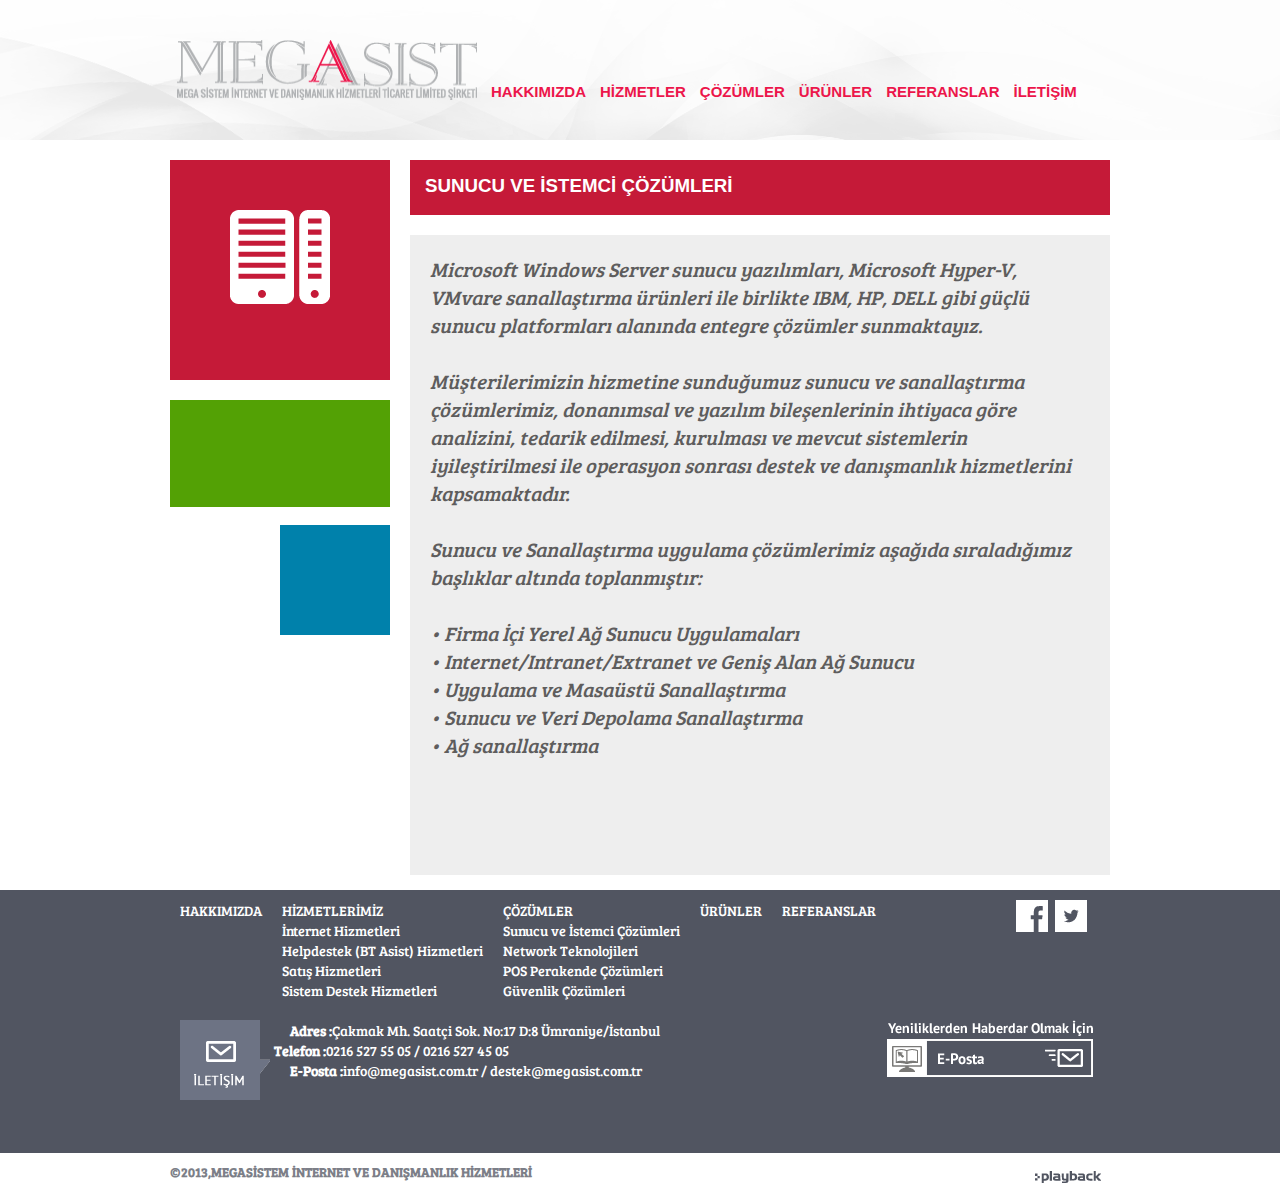
<file: megasist/cozumlerdetay.html>
<!DOCTYPE html>
<html lang="en">
<head>
    <meta charset="UTF-8">
    <meta name="viewport" content="width=device-width, initial-scale=1.0">
    <title>megasist</title>
    <link rel="stylesheet" href="assets/css/style.css">
</head>
<body>
    <div class="ust">
        <header class="header">
            <div class="menu">
                <ul class="nav">
                    <li><a href="index.html"><img src="upload/img/png/logo.png" alt="logo" ></a></li>
                    <li class="menu-a"><a href="hakkimizda.html">HAKKIMIZDA</a></li>
                    <li class="menu-a"><a href="hizmetlerimiz.html">HİZMETLER</a></li>
                    <li class="menu-a"><a href="cozumler.html">ÇÖZÜMLER</a></li>
                    <li class="menu-a"><a href="urun.html">ÜRÜNLER</a></li>
                    <li class="menu-a"><a href="referanslar.html">REFERANSLAR</a></li>
                    <li class="menu-a"><a href="iletisim.html">İLETİŞİM</a></li>
                    <li></li>
                </ul>
            </div>
        </header>
    </div>
    <div class="govde-urunlerdetay">
      <div class="urun-kutu1 coz-kutu1">
        <img src="upload/img/png/çözümler/coz detay 1.png" alt="kutu1" height="94px" width="100px">
      </div>
      <div class="urun-kutu2 coz-kutu2">
        <h3>SUNUCU VE İSTEMCİ ÇÖZÜMLERİ</h3>
      </div>
      <div class="urundetay-kutu3 hak-kutu3">
            <p><i>Microsoft Windows Server sunucu yazılımları, Microsoft Hyper-V, VMvare sanallaştırma ürünleri ile birlikte IBM, HP, DELL gibi güçlü sunucu platformları alanında entegre çözümler sunmaktayız.<br>
                <br>
                Müşterilerimizin hizmetine sunduğumuz sunucu ve sanallaştırma çözümlerimiz, donanımsal ve yazılım bileşenlerinin ihtiyaca göre analizini, tedarik edilmesi, kurulması ve mevcut sistemlerin iyileştirilmesi ile operasyon sonrası destek ve danışmanlık hizmetlerini kapsamaktadır.<br>
                <br>
                Sunucu ve Sanallaştırma uygulama çözümlerimiz aşağıda sıraladığımız başlıklar altında toplanmıştır:	<br>
                <br>
                •	Firma İçi Yerel Ağ Sunucu Uygulamaları<br>
                •	Internet/Intranet/Extranet ve Geniş Alan Ağ Sunucu<br>
                •	Uygulama ve Masaüstü Sanallaştırma<br>	
                •	Sunucu ve Veri Depolama Sanallaştırma<br>
                •	Ağ sanallaştırma</i></p>    
      </div>
      <div class="urundetay-kutu4 coz-kutu4">
      </div>  
      <div class="urundetay-kutu5 cozdetay">
      </div> 
    </div>
    <div class="alt">
        <footer class="foot">
            <div class="container">
                 <ul id="ilk-ul">
                    <li><a href="#">HAKKIMIZDA</a></li>
            
            
                    <li><a href="#">HİZMETLERİMİZ</a>
                     <ul id="hiz">
                         <li><a href="#">İnternet Hizmetleri</a></li>
                         <li><a href="#">Helpdestek (BT Asist) Hizmetleri</a></li>
                         <li><a href="#">Satış Hizmetleri</a></li>
                         <li><a href="#">Sistem Destek Hizmetleri</a></li>
                         <li></li>
                     </ul>
                    </li>
                    
          
                
        
                    <li><a href="#">ÇÖZÜMLER</a>
                    <ul id="coz">
                        <li><a href="#">Sunucu ve İstemci Çözümleri</a></li>
                        <li><a href="#">Network Teknolojileri</a></li>
                        <li><a href="#">POS Perakende Çözümleri</a></li>
                        <li><a href="#">Güvenlik Çözümleri</a></li>
                        <li></li> 
                    </ul>
                    </li>
                    
                    <li><a href="#">ÜRÜNLER</a></li>

                    <li><a href="#">REFERANSLAR</a></li>

                    <li id="facetw"><a href="https://www.facebook.com" target="_blank"><img src="upload/img/png/facebok-twitter.png" alt="facebok twitter"></a></li>
                    <li></li>
                 </ul>
                 <ul id="fot-al">
                    <li><a href="mailto:someone@example.com" target="_blank"><img src="upload/img/png/footimagel1.png" alt="foot image"></a></li>
                    <li><a href="#"><b>Adres :</b>Çakmak Mh. Saatçi Sok. No:17 D:8 Ümraniye/İstanbul</a></li>
                    <li id="tel"><a href="#"><b>Telefon :</b>0216 527 55 05 / 0216 527 45 05</a></li>
                    <li><a href="#"><b>E-Posta :</b>info@megasist.com.tr / destek@megasist.com.tr</a></li>
                    <li id="fote-img"><a href="#"><img src="upload/img/png/footer-imager1.png" alt="footer image"></a></li>
                    <li></li>
                </ul>
            </div> 
        </footer>
        <div class="footer-alt">
            <h5>©2013,MEGASİSTEM İNTERNET VE DANIŞMANLIK HİZMETLERİ</h5>
            <img src="upload/img/png/footer-logo-playback.png" alt="playback">
        </div>
    </div>
</body>
</html>
</file>
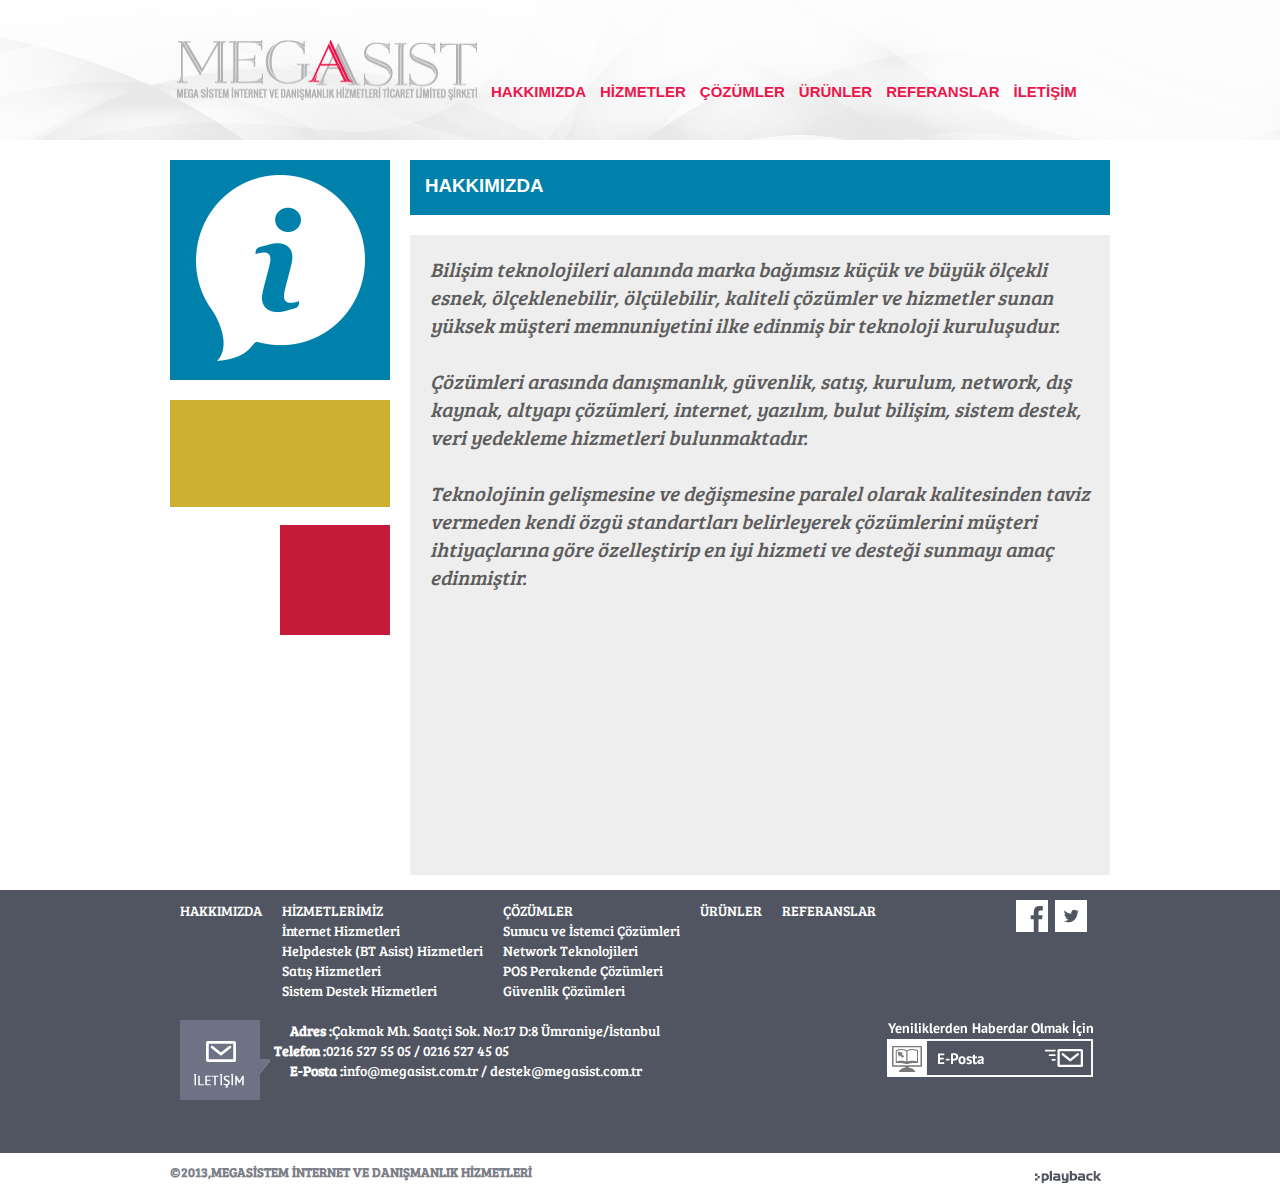
<file: megasist/hakkimizda.html>
<!DOCTYPE html>
<html lang="en">
<head>
    <meta charset="UTF-8">
    <meta name="viewport" content="width=device-width, initial-scale=1.0">
    <title>megasist</title>
    <link rel="stylesheet" href="assets/css/style.css">
</head>
<body>
    <div class="ust">
        <header class="header">
            <div class="menu">
                <ul class="nav">
                    <li><a href="index.html"><img src="upload/img/png/logo.png" alt="logo" ></a></li>
                    <li class="menu-a"><a href="hakkimizda.html">HAKKIMIZDA</a></li>
                    <li class="menu-a"><a href="hizmetlerimiz.html">HİZMETLER</a></li>
                    <li class="menu-a"><a href="cozumler.html">ÇÖZÜMLER</a></li>
                    <li class="menu-a"><a href="urun.html">ÜRÜNLER</a></li>
                    <li class="menu-a"><a href="referanslar.html">REFERANSLAR</a></li>
                    <li class="menu-a"><a href="iletisim.html">İLETİŞİM</a></li>
                    <li></li>
                </ul>
            </div>
        </header>
    </div>
    <div class="govde-urunlerdetay">
      <div class="urun-kutu1 hak-kutu1">
        <img src="upload/img/png/kutu3.png" alt="kutu1">
      </div>
      <div class="urun-kutu2 hak-kutu2">
        <h3>HAKKIMIZDA</h3>
      </div>
      <div class="urundetay-kutu3 hak-kutu3">
            <p><i>Bilişim teknolojileri alanında marka bağımsız küçük ve büyük ölçekli esnek, ölçeklenebilir, ölçülebilir, kaliteli çözümler ve hizmetler sunan yüksek müşteri memnuniyetini ilke edinmiş bir teknoloji kuruluşudur.<br>
                <br>
                Çözümleri arasında danışmanlık, güvenlik, satış, kurulum, network, dış kaynak, altyapı çözümleri, internet, yazılım, bulut bilişim, sistem destek, veri yedekleme hizmetleri bulunmaktadır.<br>
                <br>
                Teknolojinin gelişmesine ve değişmesine paralel olarak kalitesinden taviz vermeden kendi özgü standartları belirleyerek çözümlerini müşteri ihtiyaçlarına göre özelleştirip en iyi hizmeti ve desteği sunmayı amaç edinmiştir.</i></p>    
      </div>
      <div class="urundetay-kutu4 hak-kutu4">
      </div>  
      <div class="urundetay-kutu5 hak-kutu5">
      </div> 
    </div>
    <div class="alt">
        <footer class="foot">
            <div class="container">
                 <ul id="ilk-ul">
                    <li><a href="#">HAKKIMIZDA</a></li>
            
            
                    <li><a href="#">HİZMETLERİMİZ</a>
                     <ul id="hiz">
                         <li><a href="#">İnternet Hizmetleri</a></li>
                         <li><a href="#">Helpdestek (BT Asist) Hizmetleri</a></li>
                         <li><a href="#">Satış Hizmetleri</a></li>
                         <li><a href="#">Sistem Destek Hizmetleri</a></li>
                         <li></li>
                     </ul>
                    </li>
                    
          
                
        
                    <li><a href="#">ÇÖZÜMLER</a>
                    <ul id="coz">
                        <li><a href="#">Sunucu ve İstemci Çözümleri</a></li>
                        <li><a href="#">Network Teknolojileri</a></li>
                        <li><a href="#">POS Perakende Çözümleri</a></li>
                        <li><a href="#">Güvenlik Çözümleri</a></li>
                        <li></li> 
                    </ul>
                    </li>
                    
                    <li><a href="#">ÜRÜNLER</a></li>

                    <li><a href="#">REFERANSLAR</a></li>

                    <li id="facetw"><a href="https://www.facebook.com" target="_blank"><img src="upload/img/png/facebok-twitter.png" alt="facebok twitter"></a></li>
                    <li></li>
                 </ul>
                 <ul id="fot-al">
                    <li><a href="mailto:someone@example.com" target="_blank"><img src="upload/img/png/footimagel1.png" alt="foot image"></a></li>
                    <li><a href="#"><b>Adres :</b>Çakmak Mh. Saatçi Sok. No:17 D:8 Ümraniye/İstanbul</a></li>
                    <li id="tel"><a href="#"><b>Telefon :</b>0216 527 55 05 / 0216 527 45 05</a></li>
                    <li><a href="#"><b>E-Posta :</b>info@megasist.com.tr / destek@megasist.com.tr</a></li>
                    <li id="fote-img"><a href="#"><img src="upload/img/png/footer-imager1.png" alt="footer image"></a></li>
                    <li></li>
                </ul>
            </div> 
        </footer>
        <div class="footer-alt">
            <h5>©2013,MEGASİSTEM İNTERNET VE DANIŞMANLIK HİZMETLERİ</h5>
            <img src="upload/img/png/footer-logo-playback.png" alt="playback">
        </div>
    </div>
</body>
</html>
</file>
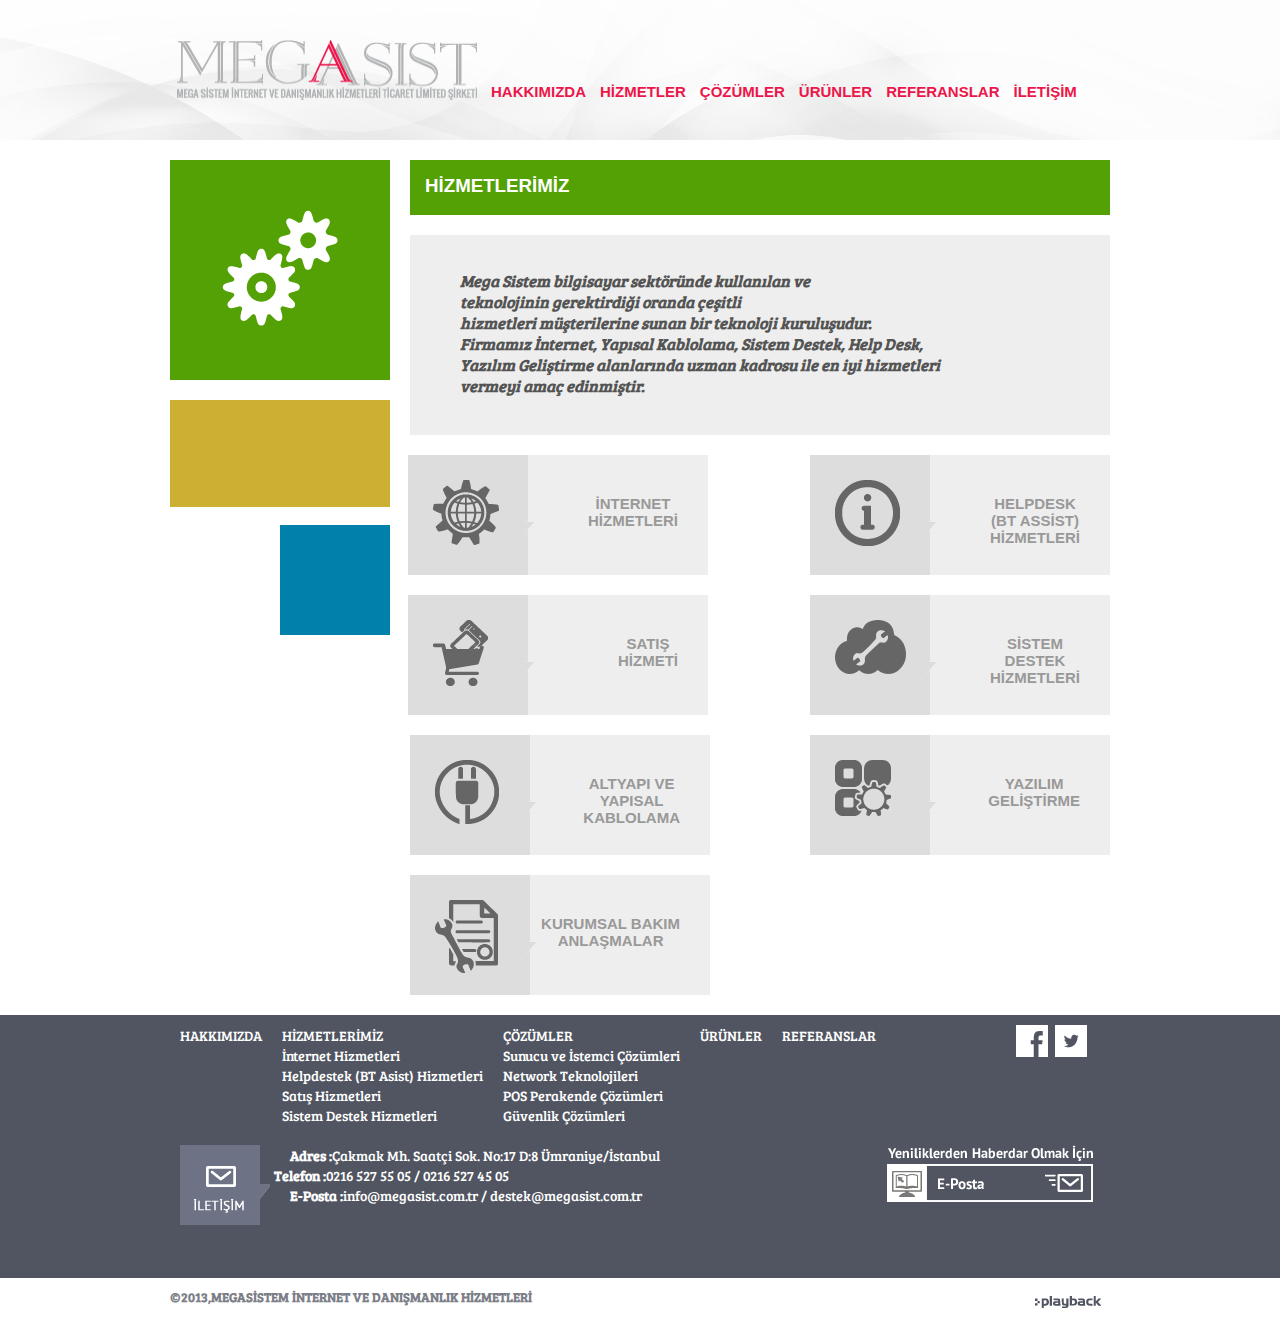
<file: megasist/hizmetlerimiz.html>
<!DOCTYPE html>
<html lang="en">
<head>
    <meta charset="UTF-8">
    <meta name="viewport" content="width=device-width, initial-scale=1.0">
    <title>megasist</title>
    <link rel="stylesheet" href="assets/css/style.css">
</head>
<body>
    <div class="ust">
        <header class="header">
            <div class="menu">
                <ul class="nav">
                    <li><a href="index.html"><img src="upload/img/png/logo.png" alt="logo" ></a></li>
                    <li class="menu-a"><a href="hakkimizda.html">HAKKIMIZDA</a></li>
                    <li class="menu-a"><a href="hizmetlerimiz.html">HİZMETLER</a></li>
                    <li class="menu-a"><a href="cozumler.html">ÇÖZÜMLER</a></li>
                    <li class="menu-a"><a href="urun.html">ÜRÜNLER</a></li>
                    <li class="menu-a"><a href="referanslar.html">REFERANSLAR</a></li>
                    <li class="menu-a"><a href="iletisim.html">İLETİŞİM</a></li>
                    <li></li>
                </ul>
            </div>
        </header>
    </div>
    <div class="govde-urunler hiz-govde">
      <div class="urun-kutu1 hiz-kutu1">
        <img src="upload/img/png/kutu4.png" alt="kutu1">
      </div>
      <div class="urun-kutu2 hiz-kutu2">
        <h3>HİZMETLERİMİZ</h3>
      </div>
      <div class="urun-kutu3 hiz-kutu3">
        <h4><i>Mega Sistem bilgisayar sektöründe kullanılan ve <br>
            teknolojinin gerektirdiği oranda çeşitli<br> 
            hizmetleri müşterilerine sunan bir teknoloji kuruluşudur. <br>
            Firmamız İnternet, Yapısal Kablolama, Sistem Destek, Help Desk, <br>
            Yazılım Geliştirme alanlarında uzman kadrosu ile en iyi hizmetleri<br> 
            vermeyi amaç edinmiştir.</i></h4>
      </div>
      <div class="urun-kutu4 hiz-kutu4">
      </div>
      <div class="urun-kutu5 hiz-kutu5">
        <div class="hiz-kutui">
          <img src="upload/img/png/hizmetler/hiz-kutu1.png" alt="urun-img" height="65px" width="66px">
        </div>
        <img src="upload/img/png/hizmetler/kenar.png" alt="tık" class="knr">
        <p>İNTERNET <br> HİZMETLERİ</p>
      </div>
      <div class="urun-kutu6 hiz-kutu6">
        <div class="hiz-kutui2">
          <img src="upload/img/png/hizmetler/hiz-kutu2.png" alt="urun-img" height="66px" width="65px">
        </div>
        <img src="upload/img/png/hizmetler/kenar.png" alt="tık" class="knr">  
        <p>HELPDESK <br>(BT ASSİST)<br> HİZMETLERİ
        </p>
      </div>
      <div class="urun-kutu7 hiz-kutu7">
      </div>
      <div class="urun-kutu5 hiz-kutu5">
        <div class="hiz-kutui3">
          <img src="upload/img/png/hizmetler/hiz-kutu3.png" alt="urun-img" height="66px" width="55px">
        </div>   
        <img src="upload/img/png/hizmetler/kenar.png" alt="tık" class="knr">    
        <p>SATIŞ <br>HİZMETİ
        </p>
      </div>
      <div class="urun-kutu6 hiz-kutu6">  
        <div class="hiz-kutui4">
          <img src="upload/img/png/hizmetler/hiz-kutu4.png" alt="urun-img" height="54px" width="71px">
        </div>
        <img src="upload/img/png/hizmetler/kenar.png" alt="tık" class="knr">
        <p>SİSTEM <br>DESTEK <br>HİZMETLERİ
        </p>
      </div>
      <div class="urun-kutu5 hiz-kutu5" id="bozuk1">
        <div class="hiz-kutui5">
          <img src="upload/img/png/hizmetler/hiz-kutu5.png" alt="urun-img" height="64px" width="64px">
        </div>
        <img src="upload/img/png/hizmetler/kenar.png" alt="tık" class="knr">
        <p>ALTYAPI VE<br> YAPISAL<br> KABLOLAMA 
        </p>
      </div>
      <div class="urun-kutu6 hiz-kutu6">  
        <div class="hiz-kutui6">
         <img src="upload/img/png/hizmetler/hiz-kutu6.png" alt="urun-img" height="56px" width="56px">
        </div>
        <img src="upload/img/png/hizmetler/kenar.png" alt="tık" class="knr">
        <p>YAZILIM <br>GELİŞTİRME
        </p>
      </div>
      <div class="urun-kutu5 hiz-kutu5" id="bozuk">
        <div class="hiz-kutui7">
         <img src="upload/img/png/hizmetler/hiz-kutu7.png" alt="urun-img" height="73px" width="63px">
        </div>
        <img src="upload/img/png/hizmetler/kenar.png" alt="tık" class="knr">
        <p>KURUMSAL BAKIM <br> ANLAŞMALAR
        </p>
      </div>
    </div>
    <div class="alt">
        <footer class="foot">
            <div class="container">
                 <ul id="ilk-ul">
                    <li><a href="#">HAKKIMIZDA</a></li>
            
            
                    <li><a href="#">HİZMETLERİMİZ</a>
                     <ul id="hiz">
                         <li><a href="#">İnternet Hizmetleri</a></li>
                         <li><a href="#">Helpdestek (BT Asist) Hizmetleri</a></li>
                         <li><a href="#">Satış Hizmetleri</a></li>
                         <li><a href="#">Sistem Destek Hizmetleri</a></li>
                         <li></li>
                     </ul>
                    </li>
                    
          
                
        
                    <li><a href="#">ÇÖZÜMLER</a>
                    <ul id="coz">
                        <li><a href="#">Sunucu ve İstemci Çözümleri</a></li>
                        <li><a href="#">Network Teknolojileri</a></li>
                        <li><a href="#">POS Perakende Çözümleri</a></li>
                        <li><a href="#">Güvenlik Çözümleri</a></li>
                        <li></li> 
                    </ul>
                    </li>
                    
                    <li><a href="#">ÜRÜNLER</a></li>

                    <li><a href="#">REFERANSLAR</a></li>

                    <li id="facetw"><a href="https://www.facebook.com" target="_blank"><img src="upload/img/png/facebok-twitter.png" alt="facebok twitter"></a></li>
                    <li></li>
                 </ul>
                 <ul id="fot-al">
                    <li><a href="mailto:someone@example.com" target="_blank"><img src="upload/img/png/footimagel1.png" alt="foot image"></a></li>
                    <li><a href="#"><b>Adres :</b>Çakmak Mh. Saatçi Sok. No:17 D:8 Ümraniye/İstanbul</a></li>
                    <li id="tel"><a href="#"><b>Telefon :</b>0216 527 55 05 / 0216 527 45 05</a></li>
                    <li><a href="#"><b>E-Posta :</b>info@megasist.com.tr / destek@megasist.com.tr</a></li>
                    <li id="fote-img"><a href="#"><img src="upload/img/png/footer-imager1.png" alt="footer image"></a></li>
                    <li></li>
                </ul>
            </div> 
        </footer>
        <div class="footer-alt">
            <h5>©2013,MEGASİSTEM İNTERNET VE DANIŞMANLIK HİZMETLERİ</h5>
            <img src="upload/img/png/footer-logo-playback.png" alt="playback">
        </div>
    </div>
</body>
</html>
</file>
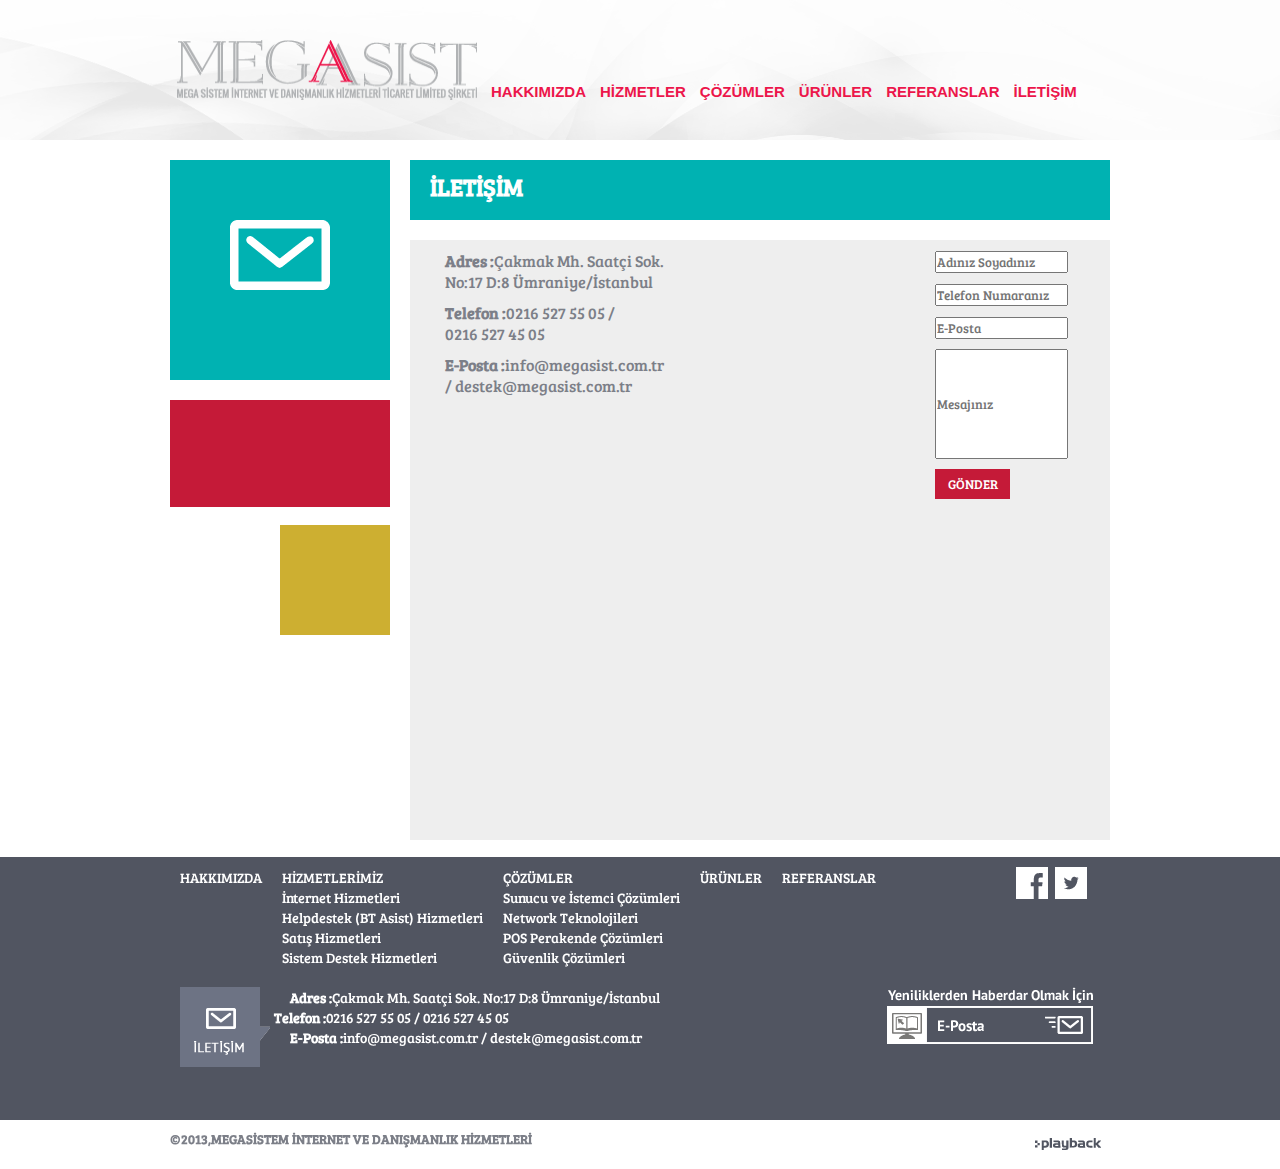
<file: megasist/iletisim.html>
<!DOCTYPE html>
<html lang="en">
<head>
    <meta charset="UTF-8">
    <meta name="viewport" content="width=device-width, initial-scale=1.0">
    <title>megasist</title>
    <link rel="stylesheet" href="assets/css/style.css">
</head>
<body>
    <div class="ust">
        <header class="header">
            <div class="menu">
                <ul class="nav">
                    <li><a href="index.html"><img src="upload/img/png/logo.png" alt="logo" ></a></li>
                    <li class="menu-a"><a href="hakkimizda.html">HAKKIMIZDA</a></li>
                    <li class="menu-a"><a href="hizmetlerimiz.html">HİZMETLER</a></li>
                    <li class="menu-a"><a href="cozumler.html">ÇÖZÜMLER</a></li>
                    <li class="menu-a"><a href="urun.html">ÜRÜNLER</a></li>
                    <li class="menu-a"><a href="referanslar.html">REFERANSLAR</a></li>
                    <li class="menu-a"><a href="iletisim.html">İLETİŞİM</a></li>
                    <li></li>
                </ul>
            </div>
        </header>
    </div>
    <div class="govde-il">
        <div class="il-kutu1">
            <img src="upload/img/png/iletişim-message.png" alt="">
        </div>
        <div class="il-kutu2">
            <h2>İLETİŞİM</h2>
        </div>
        <div class="il-kutu3">
            <div class="input-kutu3">
                 <ul class="ilet-kutu3">
                <li><a href="#"><b>Adres :</b>Çakmak Mh. Saatçi Sok.<br> No:17 D:8 Ümraniye/İstanbul</a></li>
                 <li><a href="#"><b>Telefon :</b>0216 527 55 05 /<br> 0216 527 45 05</a></li>
                <li><a href="#"><b>E-Posta :</b>info@megasist.com.tr <br>/ destek@megasist.com.tr</a></li>
            </ul>
            <ul class="input-btn">
                <li><input type="text" name="in1" id="input-1" placeholder="Adınız Soyadınız"></li>
                <li><input type="text" name="in2" id="input-2" placeholder="Telefon Numaranız"></li>
                <li><input type="text" name="in3" id="input-3" placeholder="E-Posta"></li>
                <li><input type="text" name="in4" id="input-4" placeholder="Mesajınız"></li>
                <li><input type="button" value="GÖNDER" id="input-6"></li>
            </ul>
            </div>
               <div class="map">
                 <iframe src="https://www.google.com/maps/embed?pb=!1m17!1m8!1m3!1d1505.1193717133585!2d29.12628118927155!3d41.02003245552669!3m2!1i1024!2i768!4f13.1!4m6!3e6!4m3!3m2!1d41.0195164!2d29.1261042!4m0!5e0!3m2!1sen!2str!4v1710733706330!5m2!1sen!2str" width="630px" height="210px" style="border:0;" allowfullscreen="" loading="lazy" referrerpolicy="no-referrer-when-downgrade"></iframe>
            </div>
        </div>
        <div class="il-kutu4">

        </div> 
         <div class="il-kutu5">

        </div>   
     </div>
        <div class="alt">
            <footer class="foot">
                <div class="container">
                     <ul id="ilk-ul">
                        <li><a href="#">HAKKIMIZDA</a></li>
                
                
                        <li><a href="#">HİZMETLERİMİZ</a>
                         <ul id="hiz">
                             <li><a href="#">İnternet Hizmetleri</a></li>
                             <li><a href="#">Helpdestek (BT Asist) Hizmetleri</a></li>
                             <li><a href="#">Satış Hizmetleri</a></li>
                             <li><a href="#">Sistem Destek Hizmetleri</a></li>
                             <li></li>
                         </ul>
                        </li>
                        
              
                    
            
                        <li><a href="#">ÇÖZÜMLER</a>
                        <ul id="coz">
                            <li><a href="#">Sunucu ve İstemci Çözümleri</a></li>
                            <li><a href="#">Network Teknolojileri</a></li>
                            <li><a href="#">POS Perakende Çözümleri</a></li>
                            <li><a href="#">Güvenlik Çözümleri</a></li>
                            <li></li> 
                        </ul>
                        </li>
                        
                        <li><a href="#">ÜRÜNLER</a></li>
    
                        <li><a href="#">REFERANSLAR</a></li>
    
                        <li id="facetw"><a href="https://www.facebook.com" target="_blank"><img src="upload/img/png/facebok-twitter.png" alt="facebok twitter"></a></li>
                        <li></li>
                     </ul>
                     <ul id="fot-al">
                        <li><a href="mailto:someone@example.com" target="_blank"><img src="upload/img/png/footimagel1.png" alt="foot image"></a></li>
                        <li><a href="#"><b>Adres :</b>Çakmak Mh. Saatçi Sok. No:17 D:8 Ümraniye/İstanbul</a></li>
                        <li id="tel"><a href="#"><b>Telefon :</b>0216 527 55 05 / 0216 527 45 05</a></li>
                        <li><a href="#"><b>E-Posta :</b>info@megasist.com.tr / destek@megasist.com.tr</a></li>
                        <li id="fote-img"><a href="#"><img src="upload/img/png/footer-imager1.png" alt="footer image"></a></li>
                        <li></li>
                    </ul>
                </div> 
            </footer>
            <div class="footer-alt">
                <h5>©2013,MEGASİSTEM İNTERNET VE DANIŞMANLIK HİZMETLERİ</h5>
                <img src="upload/img/png/footer-logo-playback.png" alt="playback">
            </div>
        </div>
</body>
</html>
</file>
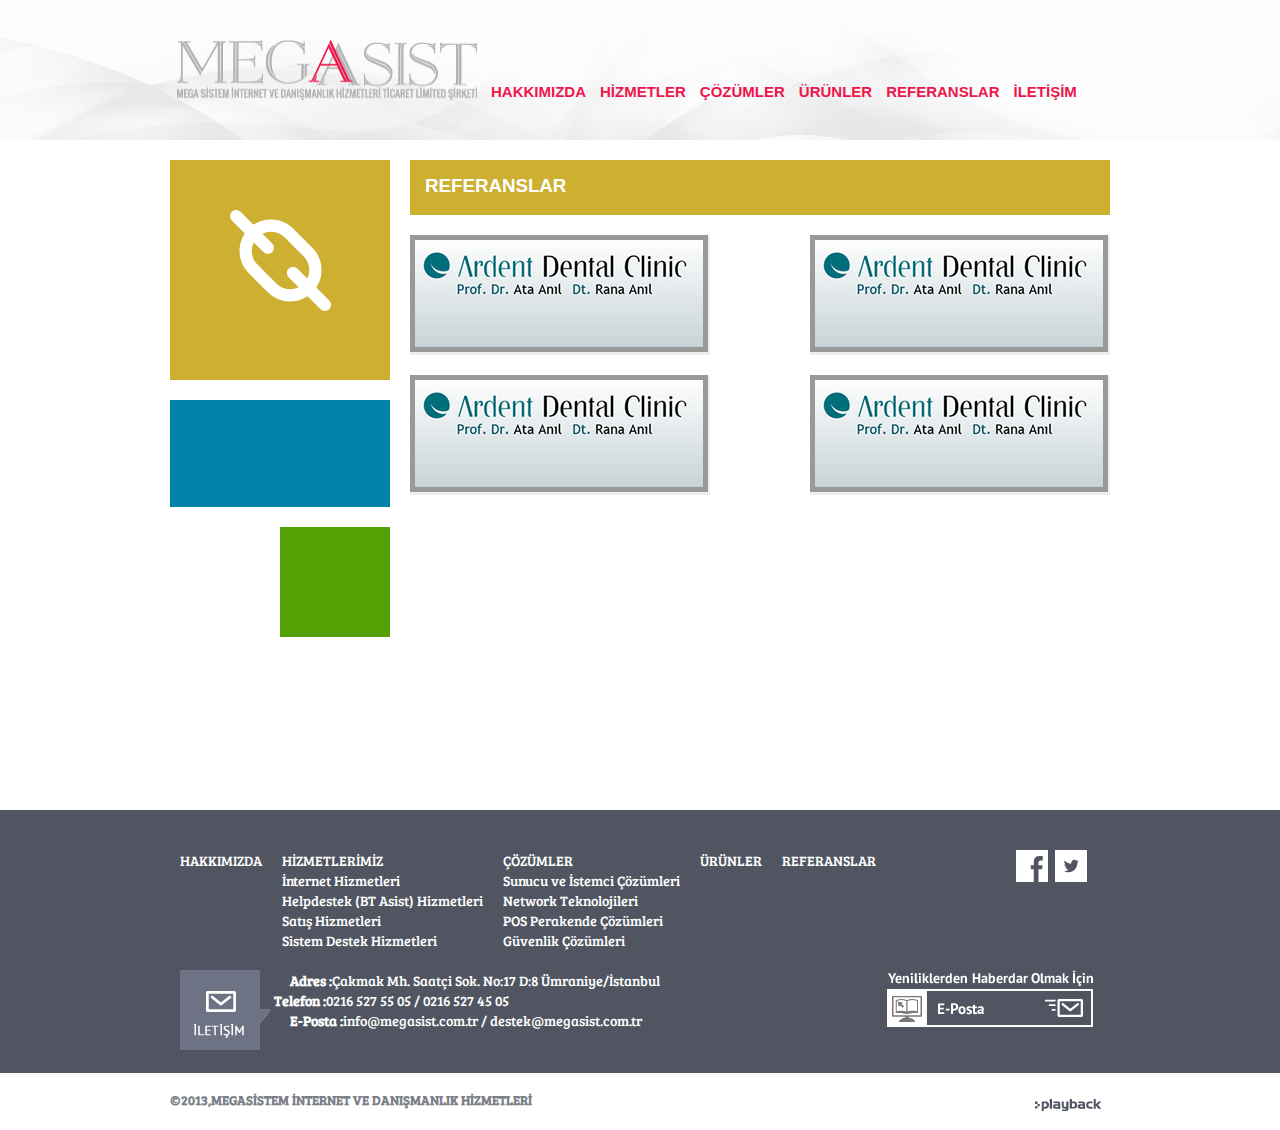
<file: megasist/referanslar.html>
<!DOCTYPE html>
<html lang="en">
<head>
    <meta charset="UTF-8">
    <meta name="viewport" content="width=device-width, initial-scale=1.0">
    <title>megasist</title>
    <link rel="stylesheet" href="assets/css/style.css">
</head>
<body>
    <div class="ust">
        <header class="header">
            <div class="menu">
                <ul class="nav">
                    <li><a href="index.html"><img src="upload/img/png/logo.png" alt="logo" ></a></li>
                    <li class="menu-a"><a href="hakkimizda.html">HAKKIMIZDA</a></li>
                    <li class="menu-a"><a href="hizmetlerimiz.html">HİZMETLER</a></li>
                    <li class="menu-a"><a href="cozumler.html">ÇÖZÜMLER</a></li>
                    <li class="menu-a"><a href="urun.html">ÜRÜNLER</a></li>
                    <li class="menu-a"><a href="referanslar.html">REFERANSLAR</a></li>
                    <li class="menu-a"><a href="iletisim.html">İLETİŞİM</a></li>
                    <li></li>
                </ul>
            </div>
        </header>
    </div>
    <div class="govde-urunler">
        <div class="govde-urunlerl">
            <div class="urun-kutu1 referans-kutu1">
                <img src="upload/img/png/referans.png" alt="kutu1">
            </div>
            
            <div class="urun-kutu4 coz-kutu7 referans-kutu4"></div>
            <div class="urun-kutu7 coz-kutu4 referans-kutu7"></div>
        </div>
        <div class="govde-urunlerr">
            <div class="urun-kutu2 referans-kutu2">
            <h3>REFERANSLAR</h3>
            </div>
            <div class="urun-kutu5 referans-5">
                <img src="upload/img/png/referans1.png" alt="referans">
            </div>
            <div class="urun-kutu6 referans-6">
                <img src="upload/img/png/referans1.png" alt="referans">
            </div> 
            <div class="urun-kutu5 referans-5">
                <img src="upload/img/png/referans1.png" alt="referans">
            </div>
            <div class="urun-kutu6 referans-6">
                <img src="upload/img/png/referans1.png" alt="referans">  
            </div>
        </div>                              
    </div>
    <div class="alt">
        <footer class="foot">
            <div class="container">
                 <ul id="ilk-ul">
                    <li><a href="#">HAKKIMIZDA</a></li>
            
            
                    <li><a href="#">HİZMETLERİMİZ</a>
                     <ul id="hiz">
                         <li><a href="#">İnternet Hizmetleri</a></li>
                         <li><a href="#">Helpdestek (BT Asist) Hizmetleri</a></li>
                         <li><a href="#">Satış Hizmetleri</a></li>
                         <li><a href="#">Sistem Destek Hizmetleri</a></li>
                         <li></li>
                     </ul>
                    </li>
                    
          
                
        
                    <li><a href="#">ÇÖZÜMLER</a>
                    <ul id="coz">
                        <li><a href="#">Sunucu ve İstemci Çözümleri</a></li>
                        <li><a href="#">Network Teknolojileri</a></li>
                        <li><a href="#">POS Perakende Çözümleri</a></li>
                        <li><a href="#">Güvenlik Çözümleri</a></li>
                        <li></li> 
                    </ul>
                    </li>
                    
                    <li><a href="#">ÜRÜNLER</a></li>

                    <li><a href="#">REFERANSLAR</a></li>

                    <li id="facetw"><a href="https://www.facebook.com" target="_blank"><img src="upload/img/png/facebok-twitter.png" alt="facebok twitter"></a></li>
                    <li></li>
                 </ul>
                 <ul id="fot-al">
                    <li><a href="mailto:someone@example.com" target="_blank"><img src="upload/img/png/footimagel1.png" alt="foot image"></a></li>
                    <li><a href="#"><b>Adres :</b>Çakmak Mh. Saatçi Sok. No:17 D:8 Ümraniye/İstanbul</a></li>
                    <li id="tel"><a href="#"><b>Telefon :</b>0216 527 55 05 / 0216 527 45 05</a></li>
                    <li><a href="#"><b>E-Posta :</b>info@megasist.com.tr / destek@megasist.com.tr</a></li>
                    <li id="fote-img"><a href="#"><img src="upload/img/png/footer-imager1.png" alt="footer image"></a></li>
                    <li></li>
                </ul>
            </div> 
        </footer>
        <div class="footer-alt">
            <h5>©2013,MEGASİSTEM İNTERNET VE DANIŞMANLIK HİZMETLERİ</h5>
            <img src="upload/img/png/footer-logo-playback.png" alt="playback">
        </div>
    </div>
</body>
</html>
</file>
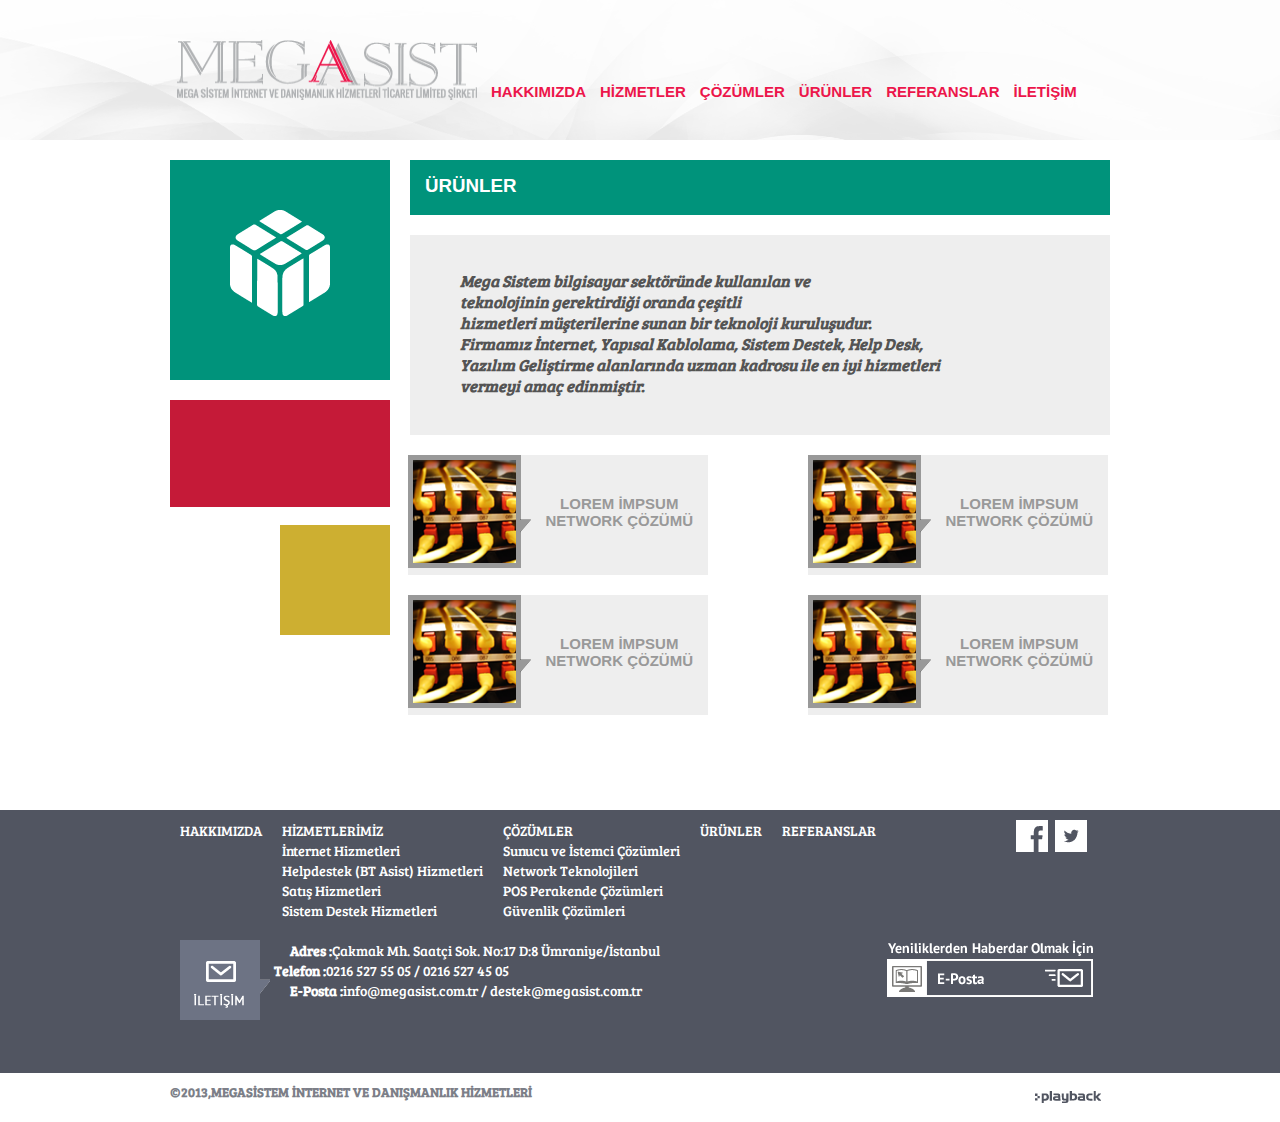
<file: megasist/urun.html>
<!DOCTYPE html>
<html lang="en">
<head>
    <meta charset="UTF-8">
    <meta name="viewport" content="width=device-width, initial-scale=1.0">
    <title>megasist</title>
    <link rel="stylesheet" href="assets/css/style.css">
</head>
<body>
    <div class="ust">
        <header class="header">
            <div class="menu">
                <ul class="nav">
                    <li><a href="index.html"><img src="upload/img/png/logo.png" alt="logo" ></a></li>
                    <li class="menu-a"><a href="hakkimizda.html">HAKKIMIZDA</a></li>
                    <li class="menu-a"><a href="hizmetlerimiz.html">HİZMETLER</a></li>
                    <li class="menu-a"><a href="cozumler.html">ÇÖZÜMLER</a></li>
                    <li class="menu-a"><a href="urun.html">ÜRÜNLER</a></li>
                    <li class="menu-a"><a href="referanslar.html">REFERANSLAR</a></li>
                    <li class="menu-a"><a href="iletisim.html">İLETİŞİM</a></li>
                    <li></li>
                </ul>
            </div>
        </header>
    </div>
    <div class="govde-urunler">
      <div class="urun-kutu1">
        <img src="upload/img/png/urunler-kutu1.png" alt="kutu1">
      </div>
      <div class="urun-kutu2">
        <h3>ÜRÜNLER</h3>
      </div>
      <div class="urun-kutu3">
        <h4><i>Mega Sistem bilgisayar sektöründe kullanılan ve <br>
            teknolojinin gerektirdiği oranda çeşitli<br> 
            hizmetleri müşterilerine sunan bir teknoloji kuruluşudur. <br>
            Firmamız İnternet, Yapısal Kablolama, Sistem Destek, Help Desk, <br>
            Yazılım Geliştirme alanlarında uzman kadrosu ile en iyi hizmetleri<br> 
            vermeyi amaç edinmiştir.</i></h4>
      </div>
      <div class="urun-kutu4">
      </div>
      <a href="urundetay.html" class="urun-kutu5">
        <img src="upload/img/png/urunler-img1.png" alt="urun-img" height="113px" width="113px">
        <img src="upload/img/png/urunler-img1(arkaplan).png" alt="background">
        <p>LOREM İMPSUM<br>
            NETWORK
            ÇÖZÜMÜ
        </p>
      </a>
      <a href="urundetay.html" class="urun-kutu6">
        <img src="upload/img/png/urunler-img1.png" alt="urun-img" height="113px" width="113px">
        <img src="upload/img/png/urunler-img1(arkaplan).png" alt="background">
        <p>LOREM İMPSUM<br>
            NETWORK
            ÇÖZÜMÜ
        </p>
      </a>
      <div class="urun-kutu7">
      </div>
      <a href="urundetay.html" class="urun-kutu5">
        <img src="upload/img/png/urunler-img1.png" alt="urun-img" height="113px" width="113px">
        <img src="upload/img/png/urunler-img1(arkaplan).png" alt="background">
        <p>LOREM İMPSUM<br>
            NETWORK
            ÇÖZÜMÜ
        </p>
      </a>
      <a href="urundetay.html" class="urun-kutu6">  
        <img src="upload/img/png/urunler-img1.png" alt="urun-img" height="113px" width="113px">
        <img src="upload/img/png/urunler-img1(arkaplan).png" alt="background">
        <p>LOREM İMPSUM<br>
            NETWORK
            ÇÖZÜMÜ
        </p>
    </a>
    </div>
    <div class="alt">
        <footer class="foot">
            <div class="container">
                 <ul id="ilk-ul">
                    <li><a href="#">HAKKIMIZDA</a></li>
            
            
                    <li><a href="#">HİZMETLERİMİZ</a>
                     <ul id="hiz">
                         <li><a href="#">İnternet Hizmetleri</a></li>
                         <li><a href="#">Helpdestek (BT Asist) Hizmetleri</a></li>
                         <li><a href="#">Satış Hizmetleri</a></li>
                         <li><a href="#">Sistem Destek Hizmetleri</a></li>
                         <li></li>
                     </ul>
                    </li>
                    
          
                
        
                    <li><a href="#">ÇÖZÜMLER</a>
                    <ul id="coz">
                        <li><a href="#">Sunucu ve İstemci Çözümleri</a></li>
                        <li><a href="#">Network Teknolojileri</a></li>
                        <li><a href="#">POS Perakende Çözümleri</a></li>
                        <li><a href="#">Güvenlik Çözümleri</a></li>
                        <li></li> 
                    </ul>
                    </li>
                    
                    <li><a href="#">ÜRÜNLER</a></li>

                    <li><a href="#">REFERANSLAR</a></li>

                    <li id="facetw"><a href="https://www.facebook.com" target="_blank"><img src="upload/img/png/facebok-twitter.png" alt="facebok twitter"></a></li>
                    <li></li>
                 </ul>
                 <ul id="fot-al">
                    <li><a href="mailto:someone@example.com" target="_blank"><img src="upload/img/png/footimagel1.png" alt="foot image"></a></li>
                    <li><a href="#"><b>Adres :</b>Çakmak Mh. Saatçi Sok. No:17 D:8 Ümraniye/İstanbul</a></li>
                    <li id="tel"><a href="#"><b>Telefon :</b>0216 527 55 05 / 0216 527 45 05</a></li>
                    <li><a href="#"><b>E-Posta :</b>info@megasist.com.tr / destek@megasist.com.tr</a></li>
                    <li id="fote-img"><a href="#"><img src="upload/img/png/footer-imager1.png" alt="footer image"></a></li>
                    <li></li>
                </ul>
            </div> 
        </footer>
        <div class="footer-alt">
            <h5>©2013,MEGASİSTEM İNTERNET VE DANIŞMANLIK HİZMETLERİ</h5>
            <img src="upload/img/png/footer-logo-playback.png" alt="playback">
        </div>
    </div>
</body>
</html>
</file>
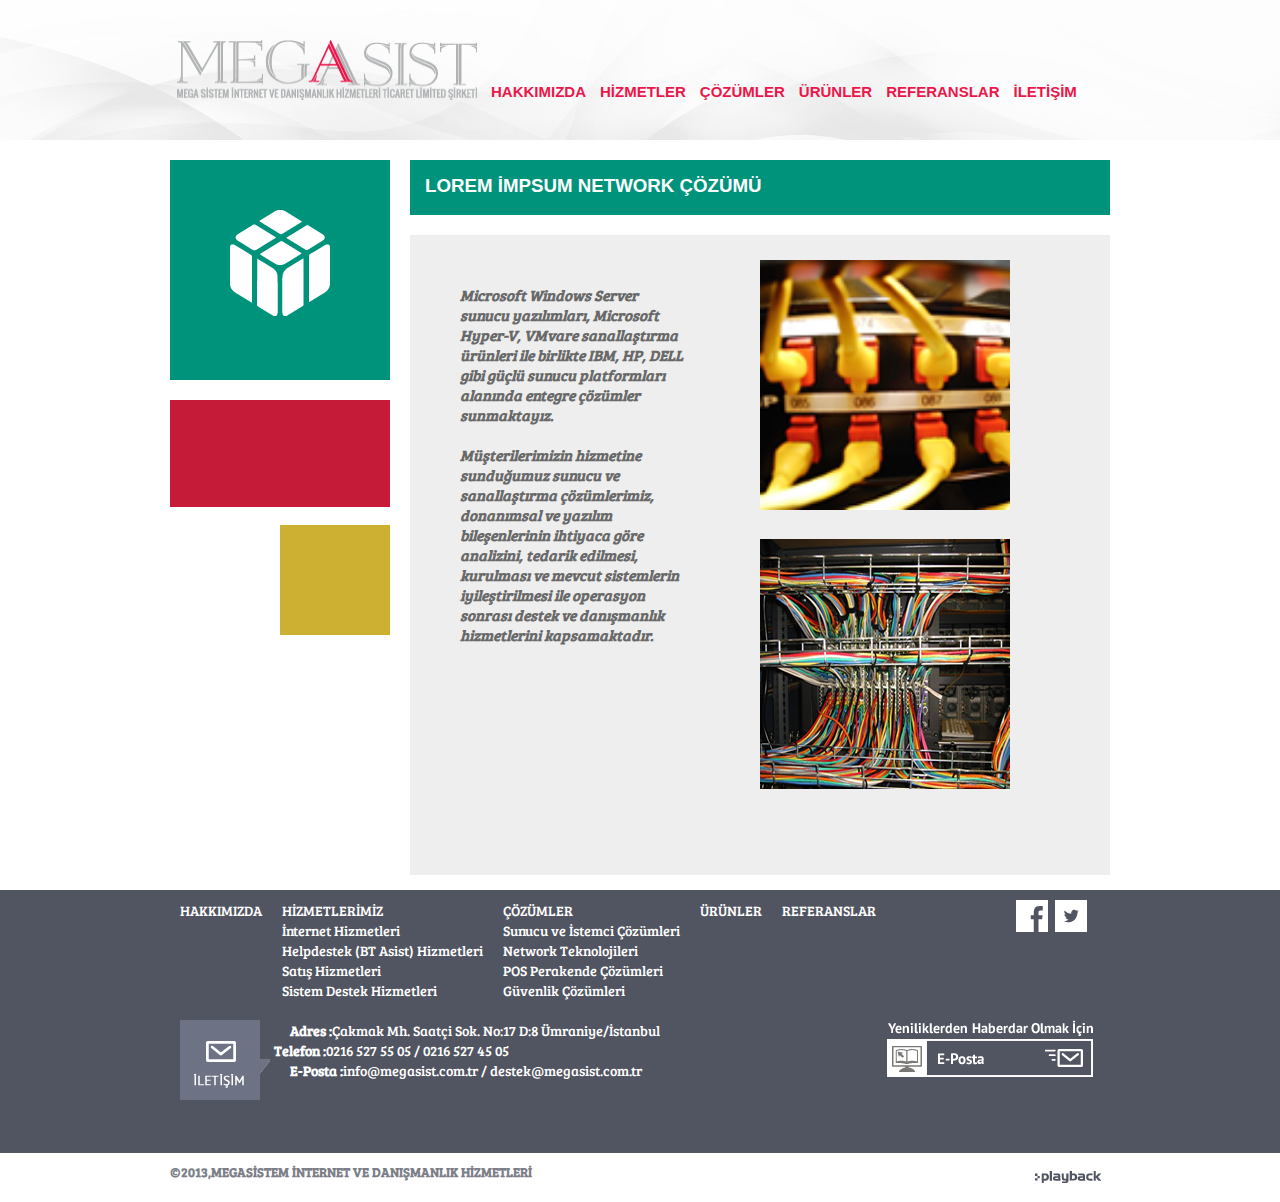
<file: megasist/urundetay.html>
<!DOCTYPE html>
<html lang="en">
<head>
    <meta charset="UTF-8">
    <meta name="viewport" content="width=device-width, initial-scale=1.0">
    <title>megasist</title>
    <link rel="stylesheet" href="assets/css/style.css">
</head>
<body>
    <div class="ust">
        <header class="header">
            <div class="menu">
                <ul class="nav">
                    <li><a href="index.html"><img src="upload/img/png/logo.png" alt="logo" ></a></li>
                    <li class="menu-a"><a href="hakkimizda.html">HAKKIMIZDA</a></li>
                    <li class="menu-a"><a href="hizmetlerimiz.html">HİZMETLER</a></li>
                    <li class="menu-a"><a href="cozumler.html">ÇÖZÜMLER</a></li>
                    <li class="menu-a"><a href="urun.html">ÜRÜNLER</a></li>
                    <li class="menu-a"><a href="referanslar.html">REFERANSLAR</a></li>
                    <li class="menu-a"><a href="iletisim.html">İLETİŞİM</a></li>
                    <li></li>
                </ul>
            </div>
        </header>
    </div>
    <div class="govde-urunlerdetay">
      <div class="urun-kutu1">
        <img src="upload/img/png/urunler-kutu1.png" alt="kutu1">
      </div>
      <div class="urun-kutu2">
        <h3>LOREM İMPSUM NETWORK ÇÖZÜMÜ</h3>
      </div>
      <div class="urundetay-kutu3">
        <div class="kutu3-left">
            <p><i>Microsoft Windows Server sunucu yazılımları, Microsoft Hyper-V, VMvare sanallaştırma ürünleri ile birlikte IBM, HP, DELL gibi güçlü sunucu platformları alanında entegre çözümler sunmaktayız.<br>
                <br>
            Müşterilerimizin hizmetine sunduğumuz sunucu ve sanallaştırma çözümlerimiz, donanımsal ve yazılım bileşenlerinin ihtiyaca göre analizini, tedarik edilmesi, kurulması ve mevcut sistemlerin iyileştirilmesi ile operasyon sonrası destek ve danışmanlık hizmetlerini kapsamaktadır.</i></p>
        </div>
        <div class="kutu3-right">
            <img src="upload/img/png/urunler-img1.png" alt="urun">
            <img src="upload/img/png/urundetay-kutu3-img.png" alt="urun">
        </div>       
      </div>
      <div class="urundetay-kutu4">
      </div>  
      <div class="urundetay-kutu5">
      </div> 
    </div>
    <div class="alt">
        <footer class="foot">
            <div class="container">
                 <ul id="ilk-ul">
                    <li><a href="#">HAKKIMIZDA</a></li>
            
            
                    <li><a href="#">HİZMETLERİMİZ</a>
                     <ul id="hiz">
                         <li><a href="#">İnternet Hizmetleri</a></li>
                         <li><a href="#">Helpdestek (BT Asist) Hizmetleri</a></li>
                         <li><a href="#">Satış Hizmetleri</a></li>
                         <li><a href="#">Sistem Destek Hizmetleri</a></li>
                         <li></li>
                     </ul>
                    </li>
                    
          
                
        
                    <li><a href="#">ÇÖZÜMLER</a>
                    <ul id="coz">
                        <li><a href="#">Sunucu ve İstemci Çözümleri</a></li>
                        <li><a href="#">Network Teknolojileri</a></li>
                        <li><a href="#">POS Perakende Çözümleri</a></li>
                        <li><a href="#">Güvenlik Çözümleri</a></li>
                        <li></li> 
                    </ul>
                    </li>
                    
                    <li><a href="#">ÜRÜNLER</a></li>

                    <li><a href="#">REFERANSLAR</a></li>

                    <li id="facetw"><a href="https://www.facebook.com" target="_blank"><img src="upload/img/png/facebok-twitter.png" alt="facebok twitter"></a></li>
                    <li></li>
                 </ul>
                 <ul id="fot-al">
                    <li><a href="mailto:someone@example.com" target="_blank"><img src="upload/img/png/footimagel1.png" alt="foot image"></a></li>
                    <li><a href="#"><b>Adres :</b>Çakmak Mh. Saatçi Sok. No:17 D:8 Ümraniye/İstanbul</a></li>
                    <li id="tel"><a href="#"><b>Telefon :</b>0216 527 55 05 / 0216 527 45 05</a></li>
                    <li><a href="#"><b>E-Posta :</b>info@megasist.com.tr / destek@megasist.com.tr</a></li>
                    <li id="fote-img"><a href="#"><img src="upload/img/png/footer-imager1.png" alt="footer image"></a></li>
                    <li></li>
                </ul>
            </div> 
        </footer>
        <div class="footer-alt">
            <h5>©2013,MEGASİSTEM İNTERNET VE DANIŞMANLIK HİZMETLERİ</h5>
            <img src="upload/img/png/footer-logo-playback.png" alt="playback">
        </div>
    </div>
</body>
</html>
</file>
<file: emlak_site/assets/css/style.css>
*{
    margin: 0;
    padding: 0;
    text-decoration: none;
    list-style: none;
}
body{
    font-size: 16px;
    font-family: Arial, Helvetica, sans-serif;
    background-image: url(../../upload/img/bgimage.png);
    background-size: cover;
}

.container{
width: 58.75em;
margin: 0 auto;
height: 65em;
}
.logo{
    padding: 30px 0;
}
.Maun-menu{
    width: 100%;
    height: 3.125em;
    background-color: #F29813;
}
.Maun-menu>ul{
    height: 100%;
    width: 100%;
}
.Maun-menu>ul li{
    font-weight: bold;
    display: inline-flex;
    padding: 10px;
    border-right:2px solid #d48c21; 
}
.Maun-menu>ul li a{
    color: white;
}
.Maun-menu>ul li:nth-child(2){
    padding-left:50px;
}
.Maun-menu>ul li:nth-child(1)>input{
    border-radius: 20px;
    border: 0;
    height: 30px;
}
.Maun-menu>ul li:nth-child(1)>input:hover{
    cursor: text;
}
.Maun-menu>ul li:nth-child(1),.Maun-menu>ul li:nth-child(6){
    border: none;
}
.float{
    float: left;
}
.clear{
    clear: both;
}
.foot-menu{
    background-color: white;
    width: 100%;
    height: 80px;
    padding-left: 10px;
}
.foot{
    position: absolute;
}
.foot-menu-1>p:nth-child(2){
display: inline-block;
color: #F29813;

}
.foot-menu-1>p:nth-child(3),.foot-menu-1>p:nth-child(4),.foot-menu-2>ul a,.foot-menu-3>p{
    font-size: 14px;
}
.foot-menu-2,.foot-menu-1{
    padding-right: 100px;
}
.foot-menu-2>ul li{
    display: inline-flex;
    
}
.foot-menu-2>ul li:nth-child(1) a{
    border: none;
}
.foot-menu-2>ul li a{
    color: #F29813;
    border-left: #F29813 solid 1px;
}
.foot-menu-3>img{
    width: 20px;
    height: 20px;
}
.foot-menu-3{
    direction: rtl;
}
.foot-list-2 li a{
    color: gray !important;
    border-color: gray !important;
}
.foot-foot>p>span{
    float: right;
  
}

.foot-foot{
    color: #ffffff;
}
.center-left-up-header>p,.center-left-bottom-heder>p{
    font-weight: bold;
    color: white;
    padding-top:10px;
    padding-left: 10px;
    
}
.center-left-up-header,.center-left-bottom-heder{
    margin-left: 10px;
    margin-top:10px;
    position: relative;
    top: 2px;
    margin-bottom: 5px;
    height: 40px;
    width: 180px;
    background-color: #F29813;
    font: 14px;
}
.center-left-up-menu>ul li{
    margin-top: 2px;
    width: 160px;
    cursor: pointer;
    background-color: white;
    padding: 8px 20px;
    border-radius: 5px;
}
.center-left-up-menu>ul li a{
    color: #F29813;
}
.center-left-bottom-heder>p{
    padding-left: 34px;
    font-size: 16px;
}
.center-left-bottom-text{
    display: block;
}

.center-left-bottom-text-1>p>span,.center-left-bottom-text-2>p>span,.center-left-bottom-text-3>p>span{
    color: #F29813;
    font-weight: bold;
    font-size: 14px;
    text-align: center;
}
.center-left-bottom-text-1>p,.center-left-bottom-text-2>p,.center-left-bottom-text-3>p{
    font-weight: 100;
    padding: 10px;
    font-size: 13px;
    background-color: white;
    display: inline-block;
}
.center-left,.center-right{
display: inline-block;
}
.card {
    width: 140px;
    height: 159px;
    border: 1px solid #ccc;
    border-radius: 4px;
    overflow: hidden;
    box-shadow: 0 4px 8px rgba(0, 0, 0, 0.1);
    background-color: white;
    padding: 5px;
    display: inline-block;
    line-height: 16px;
    margin-bottom: 10px;
  }

  .card img {
    width: 100%;
    height: 98px;
    object-fit: cover;
  }

  .card .content {
    padding: 0px;
    font-size: 12px;
    text-align: center;
    color: #d48c21;
    
  }
  .content3{
    font-size: 12px;
    color: #d48c21;
  }
  .content2{
    font-size: 12px;
  }
  .center-right-up>img{
position: relative;
top: 5px;
margin-bottom: 5px;
  }
</file>
<file: kisi/assest/css/style.css>
*{
    padding: 0;
    margin: 0;
    text-decoration: none;
    list-style:none;
    font-family:Verdana, Geneva, Tahoma, sans-serif;
}
body{
    height: 100vh;
    background-color: #eeeeec;
    display: flex;
    align-items: center;
}
.container{
    margin: auto;
}
.kartprofil{
    width: 320px;
    height: 540px;
    background-color: #fdfeff;
    margin: 0 auto;
    border-radius: 10px;
    box-shadow: 1px 1px 20px 5px gray;
    float: left;
}
.kartprofil1{
    background-color: #31394d;
    box-shadow: 1px 1px 20px 5px gray;
    display: none;
    float: left;
}
.temadegis{
    height: 40px;
    width: 80px;
    background-color: #cccccc;
    border-radius: 20px;
    margin: auto;
    margin-bottom: 20px;  
}
#kutu{
    height: 35px;
    width: 35px;
    background-color: white;
    border-radius: 20px;
    margin-left: 2.5px;
    margin-top: 2.9px;
    text-decoration: none;
    position: relative;
    float: left;
    transition:transform 0.30s;
}
#kart-ust1{
    background-color: #31394d;
}
.kart-ust{
    height: 55px;
    width: 320px;
    background-color: white;
    border-radius:10px;
}
#ok{
    margin-top: 10px;
    margin-left: 10px;
    float: left;
    padding: 7px;
}
#kalp{
    padding-top: 20px;
    margin-left: 180px;
}
#nokta{
    float: right;
    padding: 20px;
}
.kart-orta{
    height: 320px;
    width: 320px;
}
.kart-alt{
    width: 320px;
    height: 165px;
}
.orta-img{
    height: 125px;
    width: 320px;
}
.imgp {
    width: 125px;
    height: 125px;
    border-radius: 50%;
    object-fit: cover; /* Resmin boyutunu korumak için */
    box-shadow: 5px 5px 15px gray;
    float: left;
    margin:0 97.5px;
}
.imgp img{
    margin-left: 100px;
    margin-top: 90px;
}
.kart-orta h1{
    font-weight: 500;
    font-size: 20px;
    padding-top: 150px;
    text-align: center;
}
.kart-orta h2{
    color: gray;
    text-align: center;
    font-size: 10px;
    font-weight: 500;
    padding-top: 8px;
}
.yazilar1{
    color: white;
}
.yazilar1 h3{
    font-size: 13px;
    font-weight: 500;
    padding-top: 5px;
    text-align: center;
}
.buton button{
    height: 42px;
    width: 130px;
    border-radius: 30px;
    border: none;
    background-color: #d11475;
    color: white;
    box-shadow:inset -3px -6px 20px -10px white;
    margin-left: 95px;
    margin-top: 15px;
}
.yazilar h3{
    color: black;
    font-size: 13px;
    font-weight: 500;
    padding-top: 5px;
    text-align: center;
}
.kart-alt img{
    border-radius: 30px;
    margin-left: 25px;
    margin-top: 20px;
}
.kart-alt h1{
    padding: 0;
    margin: 0;
    text-align: center;
    color: black;
    font-weight: bold;
    font-size: 18px;
    margin-top: 5px;
    font-family: sans-serif;
}
.alt-1{
    width: 106px;
    height: 165px;
    float: left;
}
.kart-alt h2{
    font-weight: bold;
    font-size: 12px;
}
.kart-alt1 h1{
    color: white;
}
</file>
<file: megasist/assets/css/style.css>
@font-face {
    font-family: 'BreeSerif-Regular';
    src: url(../fontstyle/BreeSerif-Regular.ttf);
} 
*{
    font-family: 'BreeSerif-Regular';
    padding: 0;
    margin: 0;
    text-decoration: none;
    list-style: none;
    box-sizing: border-box;
}
.menu>ul>li a{
    color: #ec164b;
    font-weight: bold;
    margin: 30px 7px ;
    font-family: sans-serif;
    font-size: 15px;
}
.menu>ul li{
    margin-top: 80px;
    float: left;
}
.menu>ul li:first-child{
    margin-top: 40px;
}
.menu>ul li:last-child{
    float: none !important;
    clear: both;
    width: 0;
    height: 0;
    margin: 0;
}
.menu{
    height: 140px;
    background-image: url(../../upload/img/png/Bitmap.png);
}
.nav li{
    padding: 0px;
}
.menu img{
    display: inline-block;
    height: 60px;
    width: 300px;
    background-repeat: none;
}
.menu >ul>li>a:hover{
    text-decoration: underline;
}
.acılır-menu{
    display: none;

}
/*.menu>ul>li>a:hover + .acılır-menu{
    display: block;
    position:absolute;
}
.menu li{
    position: relative;
}
.acılır-menu>li{
    display: block;
    width: 100px;
}*/
.nav{
    width: 940px;
    height: 140px ;
    margin: 0 auto;
}
.slider{
    background-image: url(../../upload/img/png/background.png);
    height:550px ;   
}
.sliderl{
    width: 470px;
    height: 525px;
    float: left;
}
.sliderl h1{
    font-size: 60px;
    color: #444444;
    margin-left: 40px;
    margin-top: 100px;
    font-family: sans-serif;
}
.slider-input{
    width: 100px;
    margin: 0 auto;
}
.sliderr{
    width: 470px;
    height: 525px;
    float: right; 
}
.sliderr img{
    margin: 55px 20px;
}
.slider-top{
    width: 940px;
    height: 550px;
    margin: 0 auto;
}
#radio{
    cursor: pointer;
    accent-color: #444444;
}

.slider-bottom{
    height: 180px;
    background-color: #eeeeee; 
}
.slider-bottom h1{
    font-weight: 700;
    font-size: 200%;
    color: #eb2355;
    text-align: center;
    padding-top: 30px;
}
.box{
    height: 740px;
    width: 940px;
    margin: 0 auto;
}
.box h3{
    font-family: sans-serif;
    color: white;
    text-align: center;
    padding: 10px 10px;
    font-weight: 400;
}
.box img{
    padding: 20px 60px;
}
.kutu1{
    background-color: #c51a38;
    height: 220px;
    width: 220px;
    float: left;
    margin-top: 20px;

}
.kutu2{
    background-color: #cdaf31;
    height: 220px;
    width: 220px;
    float: left;
    margin-left: 20px;
    margin-top: 20px;
  
}
.kutu3{
    background-color: #0081ab;
    height: 460px;
    width: 460px;
    float: left;
    margin-left: 20px;
    margin-top: 20px;
   
}
.kutu3>img{
    margin-left: 85px;
    margin-top: 50px;
}
.kutu4{
    background-color: #53a105;
    height: 220px;
    width: 460px;
    float: left;
    margin-top: 20px;
    position: relative;
    bottom: 240px;
}
.kutu5{
    background-color:#eeeeee ;
    height: 220px;
    width: 940px;
    position: relative;
    bottom:220px;
}
.kutu5>h3{
    color: gray;
    position: relative;
    bottom: 200px;
    text-align: center;
    left: 100px;
    font-family: 'BreeSerif-Regular';
}
.kutu5>img{
    padding: 0;
}
.foot{
    height: 263px;
    background-color: #515561;
}
.clear{
    float: none !important;
    clear: both;
    margin: 0;
    padding: 0;
    width: 0;
    height: 0;

}
.container{
    width: 940px;
    height: 263px;
    margin: 0 auto;
}
.footer-alt{
    height: 45px;
    width: 940px;
    margin: 0 auto;
    
}
.container>ul>li{
    float: left;
    padding: 10px;
    font-size: 90%;
   
}
.container a{
    color: white;
    padding-top:5px ;
}
#ilk-ul{
    width: 100%;
}
#ilk-ul li:last-child{
    float: none !important;
    clear: both;
    margin: 0;
    padding: 0;
    width: 0;
    height: 0;
}
#tel{
    position: relative;
    top: 20px;
    left: -406px;
}
#fot-al>li>a{
    color: white;
}
#fote-img>a>img{
    position: relative;
    bottom: 40px;
    left: 225px;
}
#facetw>a>img{
    position: relative;
    left: 120px;
}
.footer-alt>h5{
    color: #7c7f88;
    margin-top: 10px;
    display: inline-block;
}
.footer-alt>img{
    margin-left: 865px;
    position: relative;
    bottom: 15px;
}
.il-kutu1{
    height: 220px;
    width: 220px;
    background-color: #00b2b2;
    float: left;
    margin-top: 20px;
}
.govde-il{
    height: 717px;
    width: 940px;
    margin: 0 auto;

}
.il-kutu2{
    height: 60px;
    width: 700px;
    background-color: #00b2b2;
    float: left;
    margin-left: 20px;
    margin-top: 20px;
}
.il-kutu2 h2{
 color: white;
margin-left: 20px;
margin-top: 10px;
}
.il-kutu3{
    height: 600px;
    width: 700px;
    background-color: #eeeeee;
    float: left;
    margin-left: 20px;
    margin-top: 20px;
}
.il-kutu1 img{
    margin-left:60px;
    margin-top:60px;
}
.il-kutu4{
    height: 107px;
    width: 220px;
    background-color: #c51a38; 
   float: left;
    margin-top: -440px;
} 
.il-kutu5{
 height: 110px;
 width: 110px;
 background-color: #cdaf31; 
 float: left;
 margin-top: -315px;
 margin-left: 110px;
}
.map{
    width: 630px;
    height: 210px;
    margin: 0 auto;
}
.ilet-kutu3>li>a{
    color: #7c7f88;
    display: inline-block;
    padding-top:10px ;
}
.ilet-kutu3{
    height: 350px;
    width: 355px;
    float: left;
}
.ilet-kutu3>li{
    padding-left: 35px;
    display: inline-block;
}
.input-btn>li{
    margin-top: 10px;
    display: inline-block;

}
.input-btn{
    width: 175px;
    float: right;
}
#input-5{
    height: 110px;
}
#input-6{
    height:30px ;
    width: 75px;
    background-color: #c51a38;
    border: none;
    color: white;
}
#input-4{
    height: 110px;
}
.govde-urunler{
    height: 670px;
    width: 940px;
    background-color: white;
    margin: 0 auto;
}
.urun-kutu1{
    background-color: #00937b;
    height: 220px;
    width: 220px;
    float: left;
    margin-top: 20px;
}
.urun-kutu1 img{
    display: block;
    margin: 50px auto;
}
.urun-kutu2{
    background-color: #00937b;
    height: 55px;
    width: 700px;
    float: left;
    margin-left: 20px;
    margin-top: 20px;
}
.urun-kutu2>h3{
    color: white;
    font-family: sans-serif;
    padding: 15px;
}
.urun-kutu3{
    background-color: #eeeeee;
    height: 200px;
    width: 700px;
    float: left;
    margin-left: 20px;
    margin-top: 20px;
}
.urun-kutu3>h4{
    color: #545454;
    padding-top: 5%;
    padding-left: 50px;
    text-align: left;
}
.urun-kutu4{
    height: 107px;
    width: 220px;
    background-color: #c51a38;
    float: left;
    margin-top: -35px;
}
.urun-kutu5{
    height: 120px;
    width: 300px;
    background-color: #eeeeee;
    float: left;
    margin-left: 18px;
    margin-top: 20px;
}
.urun-kutu6{
    height: 120px;
    width: 300px;
    background-color: #eeeeee;
    float: left;
    margin-left: 100px;
    margin-top: 20px;
}
.urun-kutu6>img:first-child{
    
    border: 5px solid #999999;
}
.urun-kutu5>img:first-child{
    
    border: 5px solid #999999;
}
.urun-kutu5>img:nth-child(2) , .urun-kutu6>img:nth-child(2)  {
    margin-left: -4px;
    margin-bottom:25px ;
}
.urun-kutu5>p , .urun-kutu6>p{
    font-size: 15px;
    font-weight: bold;
    font-family: sans-serif;
    float: right;
    color: #999999;
    margin-top: 40px;
    margin-right:15px;
    text-align: center;
}
.urun-kutu6>p{
    font-size: 15px;
    font-weight: bold;
    font-family: sans-serif;
    float: right;
    color: #999999;
}
.urun-kutu7{
    height: 110px;
    width: 110px;
    background-color: #cdaf31;
    float: left;
    margin-left: 110px;
    margin-top: -50px;
}
.urundetay-kutu3{
    height: 640px;
    width: 700px;
    background-color: #eeeeee;
    float: right;
    margin-top: 20px;
}
.urundetay-kutu4{
    height: 107px;
    width: 220px;
    background-color: #c51a38;
    float: left;
    margin-top: 20px;
}
.govde-urunlerdetay{
    height: 750px;
    width: 940px;
    background-color: white;
    margin: 0 auto;
}
.kutu3-left> p{
    font-size: 15px;
    font-weight: bold;
    font-family: sans-serif;
    float: right;
    color: #696969;
    margin-top: 40px;
    margin-right:15px;
    text-align: left;
    padding-left: 40px;
}
.kutu3-left{
    width: 300px;
    height: 600px;
    padding: 10px;
    float: left;
}
.kutu3-right{
    width: 350px;
    height: 600px;
    float: right;
}
.kutu3-right>img {
    height: 250px;
    width: 250px;
    margin-top: 25px;

}
.urundetay-kutu5{
    height: 110px;
    width: 110px;
    background-color: #cdaf31;
    float: left;
    margin-top: 18px;
    margin-left: 110px;
}
.hak-kutu2 , .hak-kutu1{
    background-color: #0081ab;
}
.hak-kutu4{
    background-color: #cdaf31;
}
.hak-kutu5{
    background-color: #c51a38;
}
.hak-kutu1 img{
    margin: 15px auto;
}
.hak-kutu3>p{
    color: #5e5d5d;
    padding: 20px;
    font-size: 20px;
}
.hiz-kutu1 , .hiz-kutu2{
    background-color: #53a105;
}
.hiz-kutu4{
    background-color: #cdaf31;
}
.hiz-kutu7{
    background-color: #0081ab;
}
.hiz-kutu5{
    float: left;
}
.hiz-kutu6{
    float: right;
}
.hiz-govde{
    height: 875px;
    width: 940px;
}
.hiz-govde > a > img{
    border: none;
}
#bozuk , #bozuk1{
    margin-left: 240px;
}
.hiz-kutui{
    width: 120px;
    height: 120px;
    float: left;
    background-color: #dddddd;
}
.hiz-kutui>img:first-child{
    margin-top: 25px;
    margin-left: 25px;
}
.hiz-kutui2{
    width: 120px;
    height: 120px;
    float: left;
    background-color: #dddddd;
}
.hiz-kutui2>img{
    margin-top: 25px;
    margin-left: 25px;
}
.hiz-kutui3{
    width: 120px;
    height: 120px;
    float: left;
    background-color: #dddddd;
}
.hiz-kutui3>img{
    margin-top: 25px;
    margin-left: 25px;
}
.hiz-kutui4{
    width: 120px;
    height: 120px;
    float: left;
    background-color: #dddddd;
}
.hiz-kutui4>img{
    margin-top: 25px;
    margin-left: 25px;
}
.hiz-kutui5{
    width: 120px;
    height: 120px;
    float: left;
    background-color: #dddddd;
}
.hiz-kutui5>img{
    margin-top: 25px;
    margin-left: 25px;
}
.hiz-kutui6{
    width: 120px;
    height: 120px;
    float: left;
    background-color: #dddddd;
}
.hiz-kutui6>img{
    margin-top: 25px;
    margin-left: 25px;
}
.hiz-kutui7{
    width: 120px;
    height: 120px;
    float: left;
    background-color: #dddddd;
}
.hiz-kutui7>img{
    margin-top: 25px;
    margin-left: 25px;
}
.knr{
    margin-top: 55px;

}
.hiz-govde p{
    margin-right: 30px;
}
.coz-kutu1 , .coz-kutu2{
    background-color: #c51a38;
}
.coz-kutu4{
    background-color: #53a105;
}
.coz-kutu7{
    background-color: #0081ab;
}
.cozdetay{
    height: 110px;
    width: 110px;
    background-color: #0081ab;
    float: left;
}
.referans-kutu1,.referans-kutu2{
    background-color: #cdaf31;
    float: left;
    margin: 0;
    margin-top: 20px;
}
.govde-urunlerl{
    height: 700px;
    width: 240px;;
    float: left;
}
.govde-urunlerr{
    height: 700px;
    width: 700px;;
    float: right;
}
.referans-kutu4,.referans-kutu7{
    margin: 0;
    margin-top: 20px;
}
.referans-kutu7{
    float: right;
    margin-right: 20px;
}
.referans-5{
    float: left;
    margin: 0;
    margin-top: 20px;
}
.referans-6{
    float: right;
    margin: 0; 
    margin-top: 20px;  
}
.slider-bottoml{
    width: 470px;
    height: 180px;
    float: left;
    padding-right: 10px;
}
.slider-bottoml>h1{
    text-align: right;
    font-family: sans-serif;
    padding-top: 40px;
}
.slider-bottomr>h1{
    text-align: left;
}
.slider-bottomr{
    width: 470px;
    height: 180px;
    float: right;
    padding-left: 10px;
}
.slider-bottom-main{
    width: 940px;
    margin: 0 auto;
}
#yanindaki img{
    margin-left: 115px;
}
</file>
<file: ryn/assets/css/style.css>
*{
    margin: 0;
    padding: 0;
    text-decoration: none;
    list-style: none;
    font-family: Verdana;
}
.container{
    min-height: 757px;
    width:100%;
}
.head{
    height: 590px;
    background-image: url(../../upload/png/arkaplan.png);
    background-size: cover;
}
.logo{
    margin-left: 150px;
}
.head>ul>li{
    display: inline-block;
    position: relative;
    left: 200px;
    
}
.head>ul li:nth-child(2),.head>ul li:nth-child(3),.head>ul li:nth-child(4),.head>ul li:nth-child(5),.head>ul li:nth-child(6),.head>ul li:nth-child(7),.head>ul li:nth-child(8){
    margin-left: 45px;
    text-align: center;
    color: white;
    font-weight: bold;
}
.head>ul>li>a{
    color: white;
}
.head>ul>li>a:hover{
    color: red;
    -webkit-text-stroke-color: white;
    -webkit-text-stroke-width: 1px;
}
.banner-text{
    color: #4f682e;
    position: relative;
    left: 900px;
    top: 150px;
    font-family: Verdana; 
    display: inline-block;
}
.banner-text>h4{
    top: 155px;
    display: inline-block;
}
.banner-text>input{
    top: 160;
    background-color: rgba(1,1 ,1 , 0);
    border-radius: 20px;
    width: 80px;
    height: 35px;
    display: inline-block;
    position: relative;
    top: 40px;
    left: -270px;
   border-color: #4f682e;
    
}
.duyurular{
    height: 135px;
    background-color: #ffffe2;
    background-repeat: no-repeat;
}
.duyurular img{
   position: relative ;
   left: 500px;
   top: 20px;
   display: block;
}
#duyuru-text{
    color: #f33f0b;
    float: left;
    position: relative;
    bottom: 20px;
    left: 590px;
}
#img2{
    float: left;
    position: relative;
    top: -17px;
    left: 605px; 
}
#text-2{
    color: #4f682e;
    position: relative;
    left: 730px;
    top: -90px;
    display: inline-block;
}
#text-3{
    color: #4f682e;
    position: relative;
    left: 420px;
    top: -20px;
    font-size:medium;
    display: inline-block;
}
.duyuru-alt{
    position: relative;
    top: 18px;
    background-color: white;
    margin: 0 auto;
    height: 500px;
    width: 940px;
}
.kutu-1{
   width: 460px;
   height: 458px; 
   background-color: #c2c2c2;
   display: block;
   float: left;
}
.kutu-1 img{
    position: relative;
    left: 15px;
    top: 15px;
}
.kutu-1 h3,h5{
    position: relative;
    color: white;
    text-align: center;
    top: 20px;
}
.kutu-2{
    width: 220px;
    height: 220px;
    background-color: #e3645f;
    display: block;
    float: left;
    margin-left: 20px;
}
.kutu-2 img{
    display: block;
    margin: 0 auto;
    margin-top: 30px;
}
.kutu-2 :last-child{
    display: block;
   position: relative;
   top: -32px;
   left: 65px;
}
#oyun-text{
color: white;
margin: 0 auto;
display: block;
position: relative;
left: 45px;
top: 20px;
}
.kutu-3{
    width: 220px;
    height: 220px;
    background-color: #9ac46f;
    display: block;
    float: left;
    margin-left: 20px;
}
.kutu-3 img{
    display: block;
    margin: 0 auto;
    margin-top: 30px;
}
#kutu-text{
    color: white;
margin: 0 auto;
display: block;
position: relative;
left: 20px;
top: 24px;
}
.kutu-3 :last-child{
    display: block;
   position: relative;
   top: -28px;
   left: 65px;
}
.kutu-4{
    width: 220px;
    height: 220px;
    background-color: #dac05a;
    display: block;
    float: left;
    margin-left: 20px;
    margin-top: 18px;
}
.kutu-4 img{
        display: block;
        margin: 0 auto;
        margin-top: 30px;
}
#urunler{
    color: white;
    margin: 0 auto;
    display: block;
    position: relative;
    left: 40px;
    top: 24px;
    font-weight: bold;
}
.kutu-4 :last-child{
    display: block;
   position: relative;
   top: -28px;
   left: 65px;
}
.kutu-5{
    width: 220px;
    height: 220px;
    background-color: #67c6db;
    display: block;
    float: left;
    margin-left: 20px;
    margin-top: 18px;
}
.kutu-5 img{
    display: block;
    margin: 0 auto;
    margin-top: 30px;
}
#katalog{
    color: white;
    margin: 0 auto;
    display: block;
    position: relative;
    left: 40px;
    top: 35px;
    font-weight: bold;
}
.kutu-5 :last-child{
    display: block;
   position: relative;
   top: -15px;
   left: 65px;
}
.kutu-6{
    height: 110px;
    width: 460px;
    display: block;
    float: left;
    background-color: #ba98c8;
    margin-top: 18px;
}
.kutu-6 img{
    display: block;
    margin-top: 15px;  
    margin-left: 50px;
}
#kutu6-text{
    display: block;
    float: left;
    color: white;
    position: relative;
    left: 150px;
    bottom: 45px;
    font-weight: bold;
}
.kutu-6 :last-child{
    display: block;
    position: relative;
    bottom: 60px;
    left: 170px;
}
.kutu-7{
    height: 110px;
    width: 460px;
    margin-left: 20px;
    display: block;
    float: left;
    background-color: #9ed067;
    margin-top: 18px;
}
.kutu-7 img{
    display: block;
    margin-top: 25px;  
    margin-left: 50px;
}
#kutu7-text{
    display: block;
    float: left;
    color: white;
    position: relative;
    left: 150px;
    bottom: 45px;
    font-weight: bold;
}
.kutu-7 :last-child{
    display: block;
    position: relative;
    bottom: 70px;
    left: 260px;
}
.footer{
    display: block;
    height: 190px;
    width: 70%;
    margin: 0 auto;
    background-color: white;
}
.footer img{
    position: relative;
    left: 200px;
}
.Clear{
    clear: both;
}
</file>
<file: sarev/assets/css/style.css>
*{
    padding: 0;
    margin: 0;
    list-style:none;
    text-decoration: none;
    font-family: sans-serif;
}
::-webkit-scrollbar{
    width: 10px;
}
::-webkit-scrollbar-track{
    box-shadow:inset 0 0 5px grey;
}
::-webkit-scrollbar-thumb{
    background-color: #6f34b2;
    border-radius: 10px;
}
::-webkit-scrollbar-thumb:hover{
    background-color: #47296d;
}
.header{
    height: 185px;
}
.head-top{
    height: 175px;
    background-color: #ffffff;
}
.head-bottom{
    height: 10px;
    background-color: #47296d;
}
.head{
    width: 940px;
    height: 175px;
    margin: 0 auto;
}
.nav{
    height: 125px;
}
.nav-left{
    width: 470px;
    float: left;
    height: 125px;
}
.nav-left img{
    padding-top: 10px;
}
.nav-right{
    width: 470px;
    float: right;
    height: 125px;
}
.nav-right > ul li{
    color: #47296d;
    float: right;
    padding-left: 25px;
    padding-top: 10px;
}
.nav-right >ul{
    height: 60px;
    width: 470px;
}
.nav-right > input{
    width: 200px;
    border: 1px solid gray;
    padding: 5px;
    height: 20px;
    border-radius: 5px 5px 5px 5px;
    color: #9DBFAF;
    float: right;
}
.nav-right > h4{
    display: inline-block;
    float: right;
    color:#999999 ;
    margin-top: 7px;
    margin-right: 10px;
}
.pages{
    height: 50px;
}
.pages > ul li{
    float: left;
    width: 180px;
    height: 50px;
    text-align: center;
    padding-top: 10px;
}
.pages a{
    color: #47296d;
}
.pages > ul li:hover{
    background-color: #47296d;
    color: #ffffff;
}
.footer-top{
    height: 280px;
    background-color: #000000;
    border-bottom: 2px solid #232323;
}
.container{
    height: 1380px;
    background-image: url(../../upload/img/con-background.png);
    background-repeat: none;
}
.con-top{
    height: 590px;
    width: 940px;
    margin: 0 auto;
    padding-top: 37px;

}
.con-slider{
    background-image: url(../../upload/img/con-slider.png);
    height: 530px;
    width: 930px;
}
.left-button{
    width: 90px;
    float: left;
    padding-top: 250px;
}
.right-button{
    width: 90px;
    float: right;
    padding-top: 250px;
}
.slider-text{
    background-color:rgba(255, 255, 255, 0.616);
    display: inline-block;
    height: 45px;
    width: 510px;
    margin-top: 90px;
    margin-left: 200px;
}
.con-bottom{
    height: 790px;
    width: 940px;
    margin: 0 auto;
}
.radio-btn{
    height: 50px;
    width: 200px;
    margin-left: 450px;
    margin-top: 350px;
}
#radio{
    cursor: pointer;
    accent-color: #444444;
}
.con-bottom-left{
    height: 730px;
    width: 290px;
    float: left;
}
.con-bottom-hak{
    margin-bottom: 15px;
}
.con-bottom-hak , .con-bottom-hab , .con-bottom-katalog{
    height: 240px;
    width: 290px;
    border-radius: 10px;
    background-color: white;
}
.con-bottom-hak h3 , .con-bottom-hab h3{
    color: #47296d;
    text-align: center;
    padding-top: 10px;
}
.con-bottom-hak p , .con-bottom-hab{
    color: gray;
    padding: 10px 20px ;
}
.con-bottom-hab{
    overflow: auto;
    width: 250px;
    margin-bottom: 15px;
}
#hab-text{
    color: #47296d;
    font-weight: bold;
    padding-bottom:20px;
    padding-top: 10px;
}
#hab-text1{
    padding-bottom: 20px ;
}
.con-bottom-katalog{
    width: 285px;
    height: 215px;
    background-color: white;
    margin-top: 7px;
}
.katalog-top , .katalog-bottom{
    padding: 3px 20px;
}
.katalog-text{
    width: 140px;
    height: 30px;
    background-color: rgba(255, 255, 255, 0.568);
    display: inline-block;
}
.con-bottom-right{
    width: 615px;
    height: 735px;
    float: right;
}
.con-bottom-right-first{
    height:650px;
    width: 200px;
    float: left;
}
.cbrt{
    padding: 0 7px;
}
.cbrb{
    margin: 0 7px;
}
.con-bottom-right-bottom{
    width: 200px;
    height: 75px;
    float: left;
    border-radius: 5px;
    margin-top: 15px;
    background-color: white;
}
.con-bottom-right-bottom h3{
    text-align: center;
    margin-top: 25px;
    color: #47296d;
}
.foot{
    width: 940px;
    height: 280px;
    margin: 0 auto;
}
.foot-left-top{
    width: 650px;
    height: 155px;
    float: left;
}
.foot-left-top ul{
    width: 162.5px;
    height: 155px; 
    float: left;
}
.foot-left-top h3{
    float: left;
    padding-top: 6px;
    font-size: 18px;
}
#acar >li>a , #acar>li{
    padding-top:5px;
    color: white;
    font-size: 15px;
}
.foot-right-top{
    height: 280px;
    width: 290px;
    float: right;
}
.foot-inpt{
    height: 80px;
    width: 290px;
    margin-top: 6px;
    background-color: #232323;
}
.foot-inpt > input{
    width: 205px;
    height: 38px;
    margin-left: 14px;
    border: none;
    border-radius: none;
    margin-top: 10px;
}
.foot-inpt > li{
    width: 56px;
    height: 38px;
    color: white;
    float: right;
    margin-right: 15px;
    background-color: #6f34b2;
    margin-top: 10px;
    text-align: center;
}
.foot-inpt a{
    margin-top: 5px;
    font-size: 15px;
    padding-top: 40px;
    color: white;
}
.foot-inpt > h4{
    color: white;
    font-size: 13px;
    margin-left: 15px;
    padding-top: 10px;
}
.card{
    height: 185px;
}
.card > img{
    float: right;
    margin-left: 10px;
    margin-top: 150px;
}
.foot-left-bottom {
    height: 125px;
    width: 650px;
    float: left;
}
.img-top{
    height: 62.5px;
    width: 650px;
}
.img-bottom{
    height: 62.5px;
    width: 650px;
}
.footer-bottom{
    height: 50px;
    background-color: #101010;
    border: 2px solid black;
}
.footer-bottom-lr{
    width: 940px;
    height: 50px;
    margin: 0 auto;
}
.foot-bottom-left{
    width: 470px;
    height: 50px;
    float: left;
}
.foot-bottom-left li{
    float: left;
    color: white;
    margin-top: 10px;
}
.foot-bottom-right{
    width: 470px;
    height: 50px;
    float: right;
}
.foot-bottom-right img{
    float: right;
    margin-top: 10px;
}
</file>
<file: tabs/assets/css/style.css>
*{
    padding: 0;
    margin: 0;
    text-decoration: none;
    list-style: none;
    box-sizing: border-box;
}
body{
    display: flex;
    justify-content: center;
    align-items: center;
    height: 100vh;
    background-color: chocolate;
}
.container{
    width: 600px;
    height: 310px;
    background-color: white;
    border-radius: 10px;
}
.tabs{
    height: 50px;
    width: 600px;
    background-color: #d6e2fb;
    border-top-left-radius: 10px;
    border-top-right-radius: 10px;
}
.kutu{
    width: 120px;
    height: 50px;
    float: left;
    text-align: center;
    padding: 15px;
    font-family: sans-serif;
    color: black;
}
.bottom{
    height: 260px;
    background-color: white;
    border-bottom-left-radius: 10px;
    border-bottom-right-radius: 10px;
    box-sizing: border-box;
    padding: 20px;
    font-family: sans-serif;
}
.bottom2 , .bottom3 , .bottom4 , .bottom5{
    display: none;
}
.input{
    height: 50px;
    width: 150px;
    background-color: chartreuse;
    border-radius: 10px;
}
.container > h1{
    color: blueviolet;
    font-family: sans-serif;
    font-size: 15px
}
</file>
